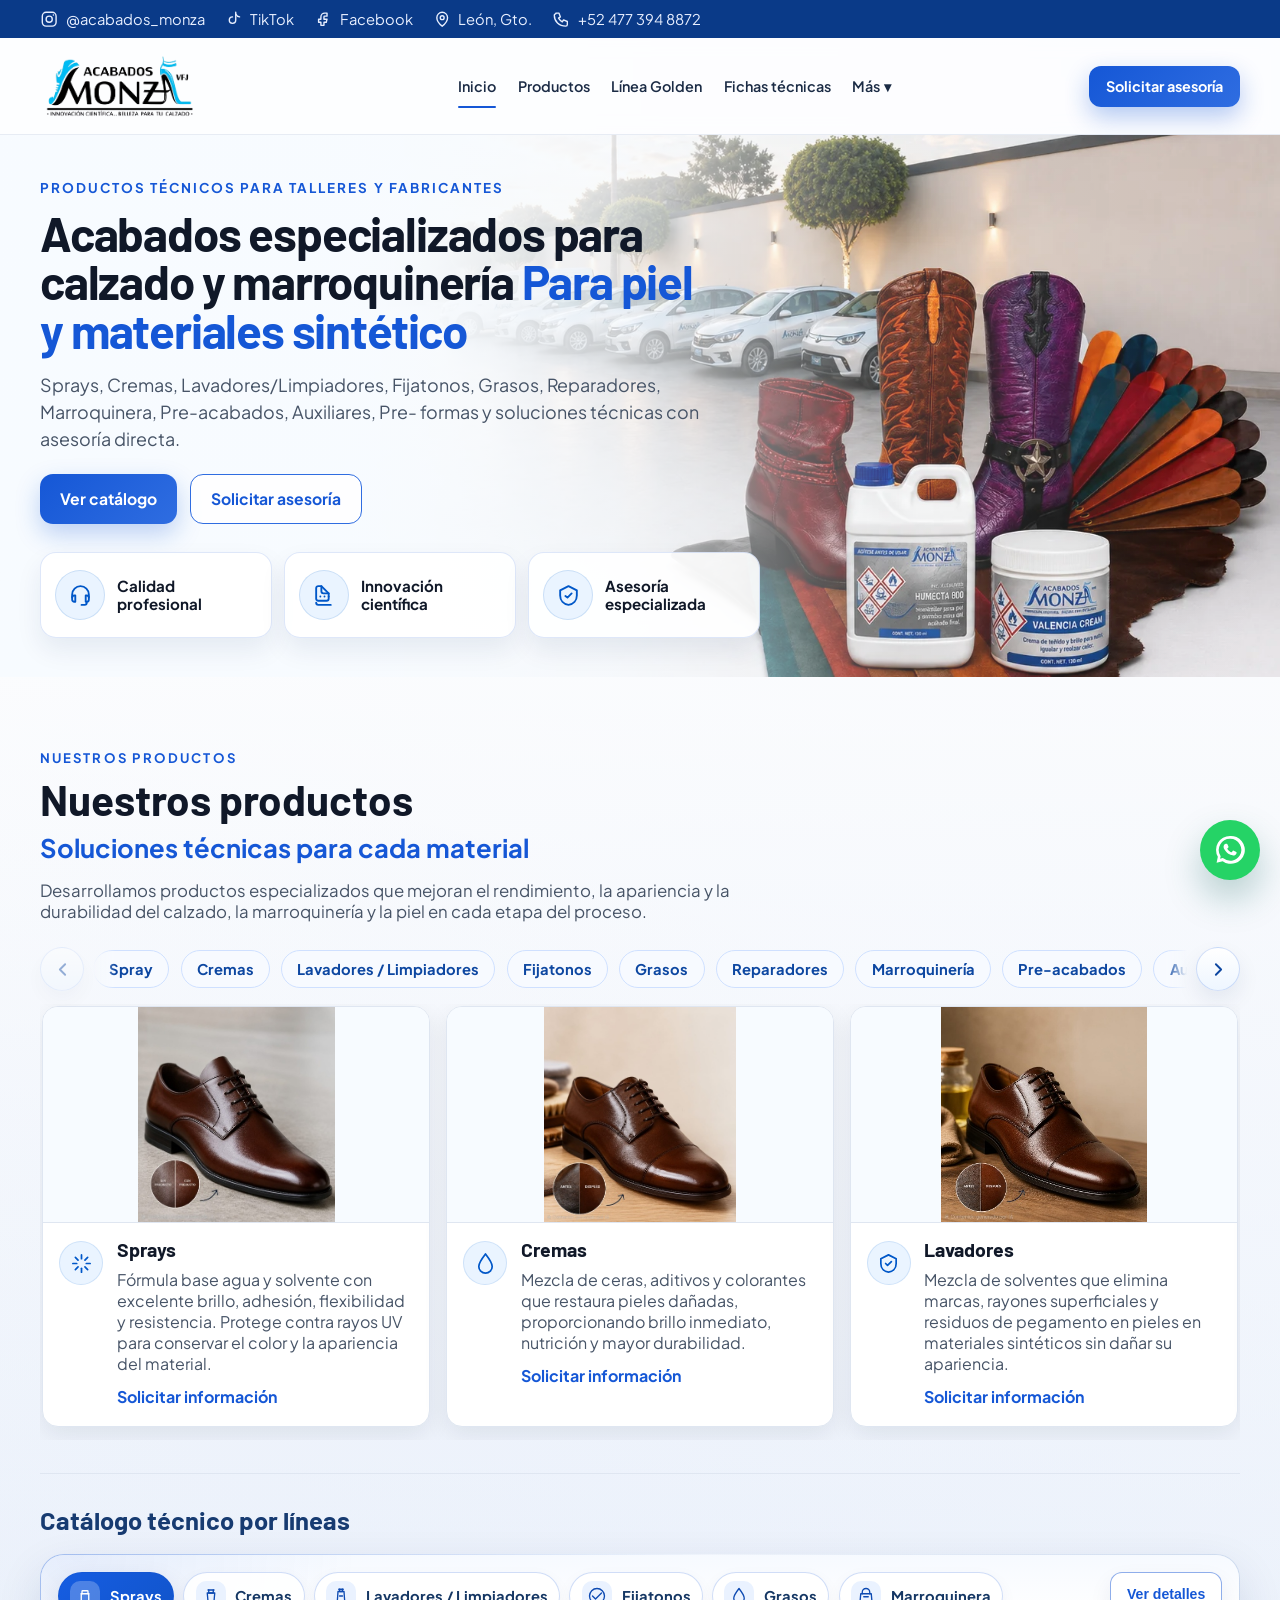
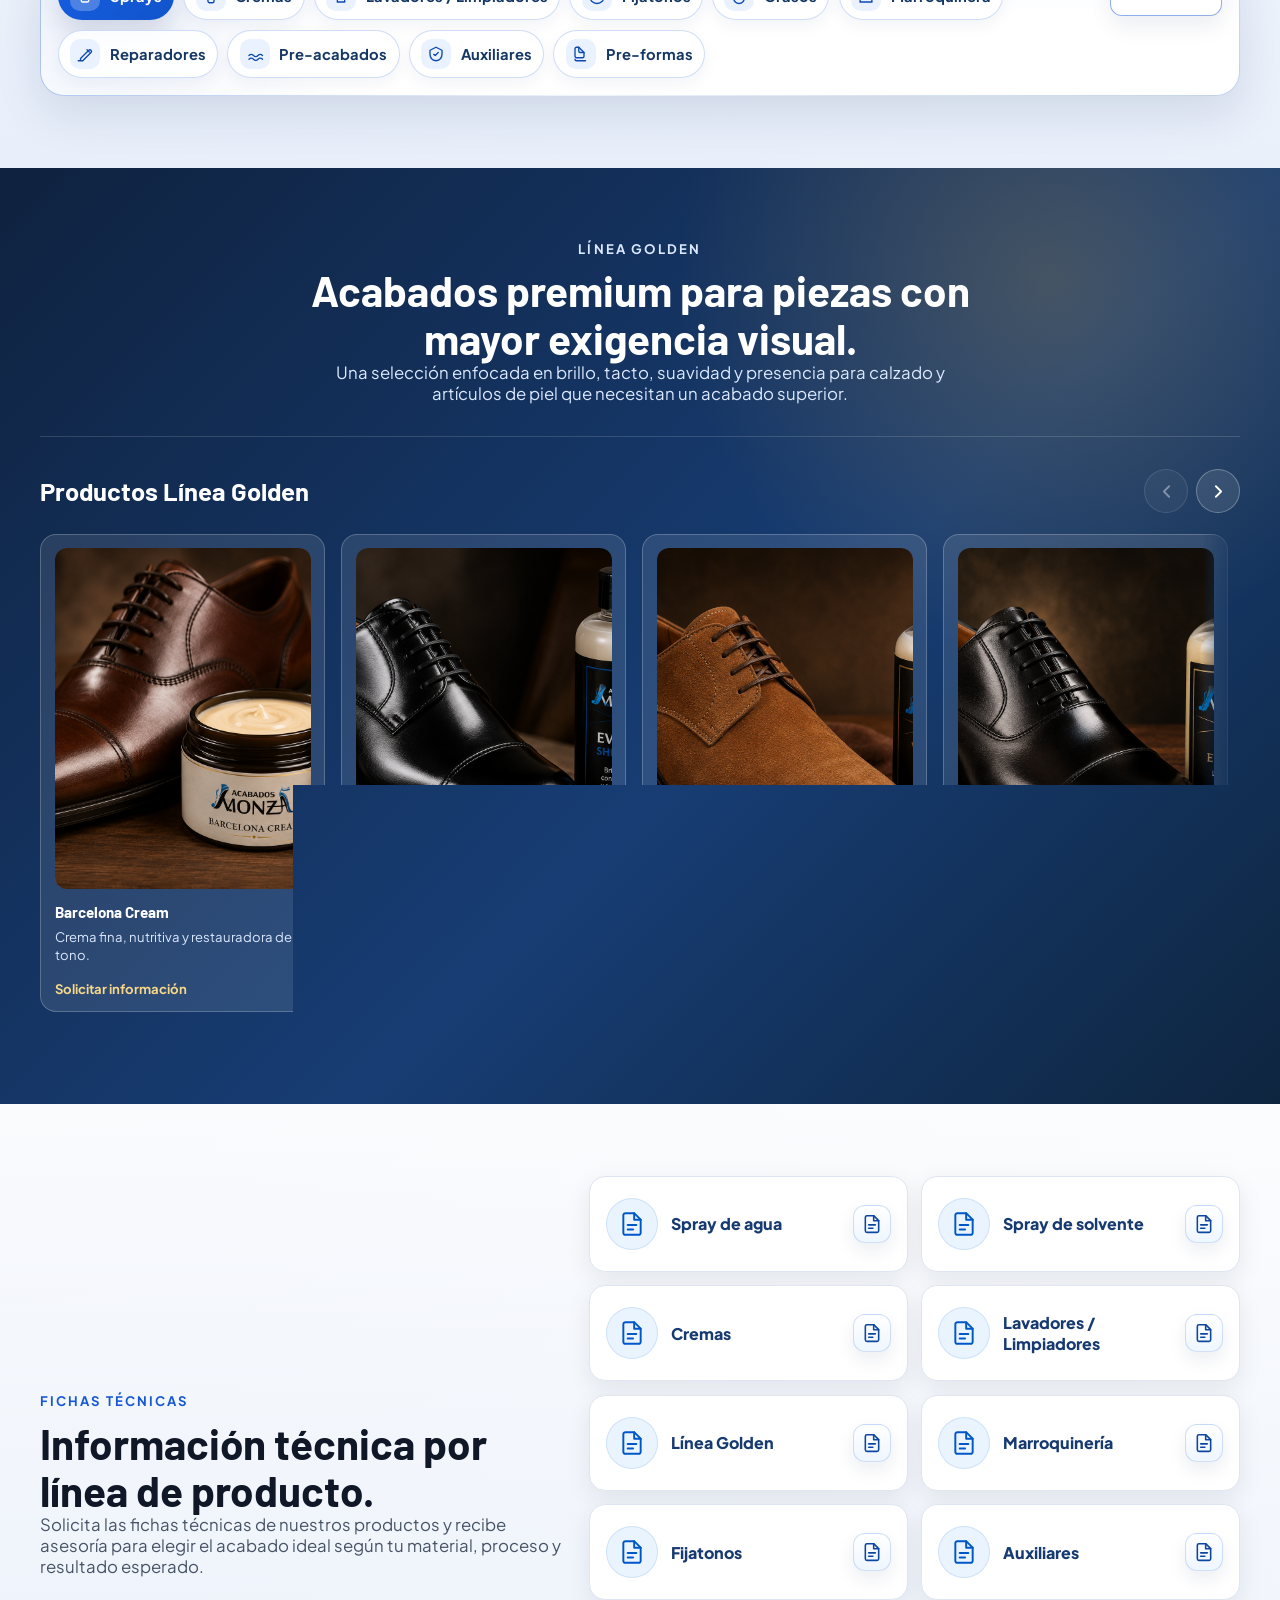
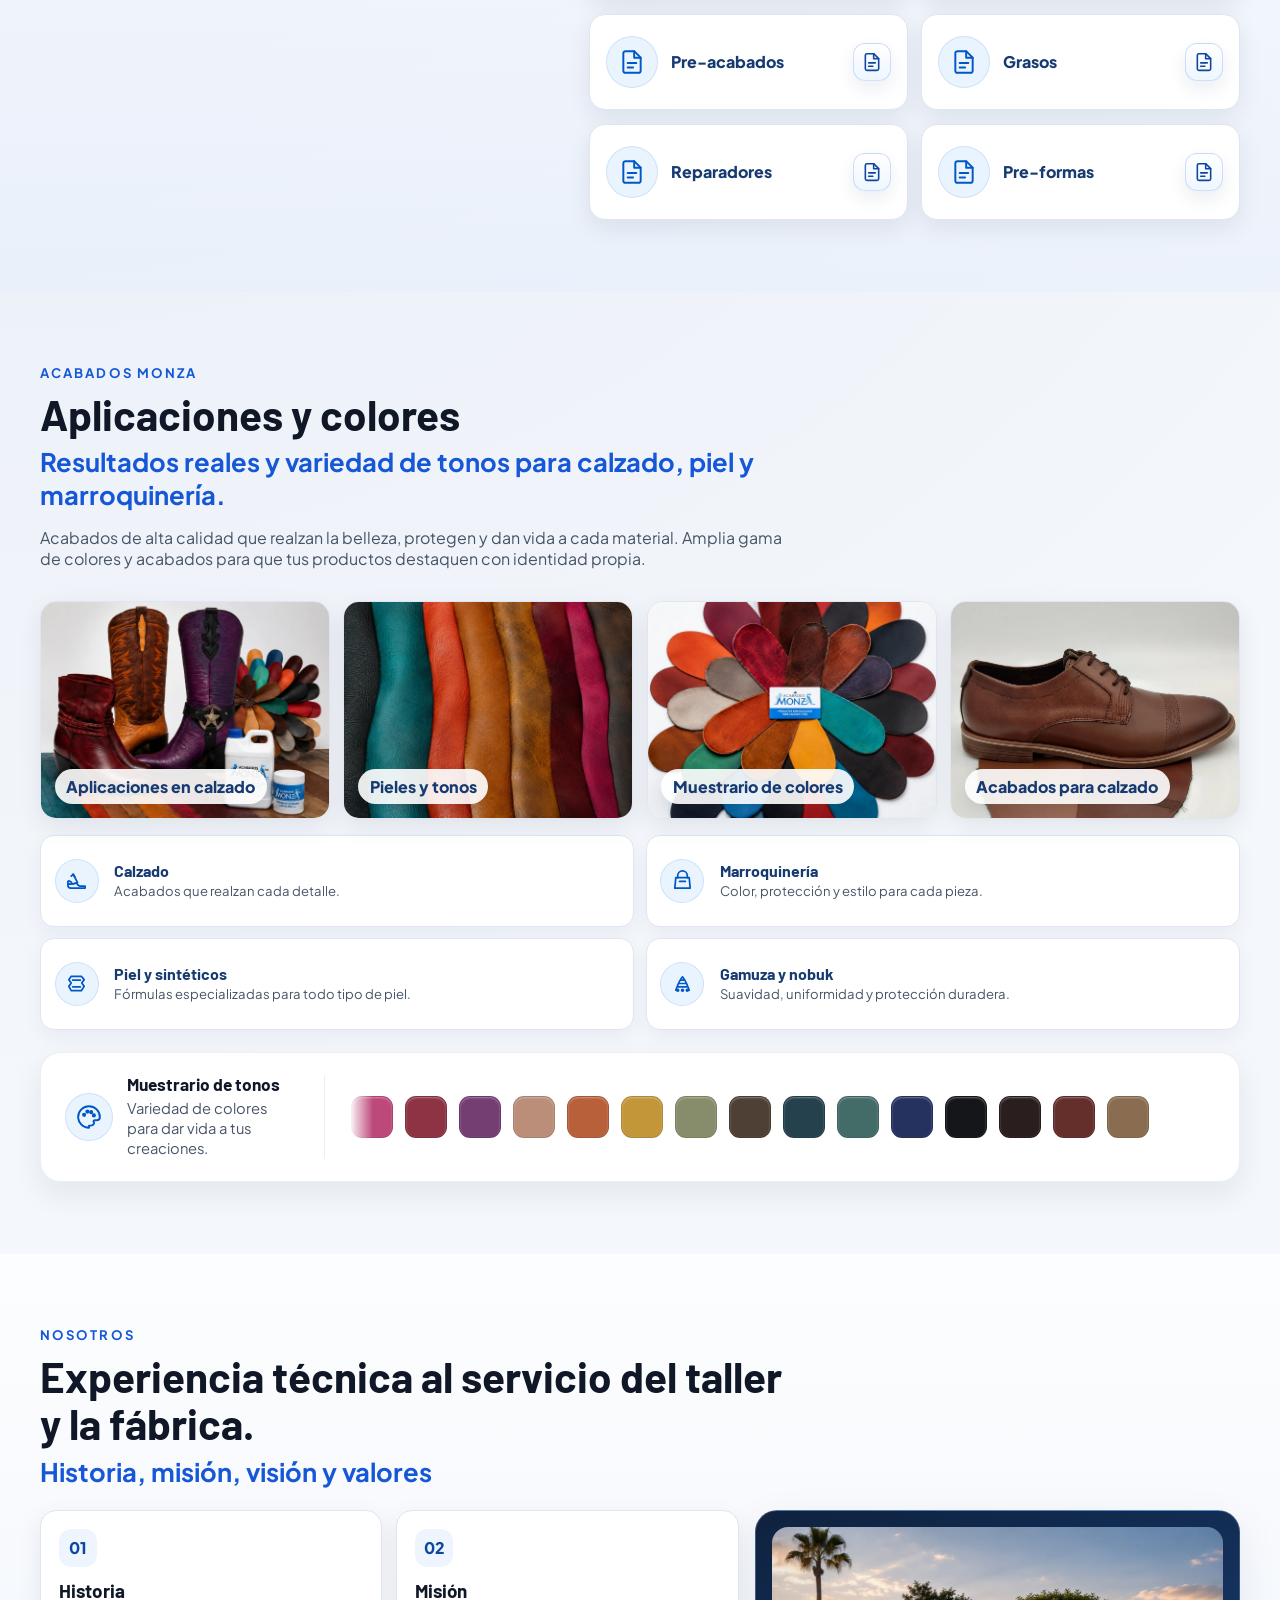
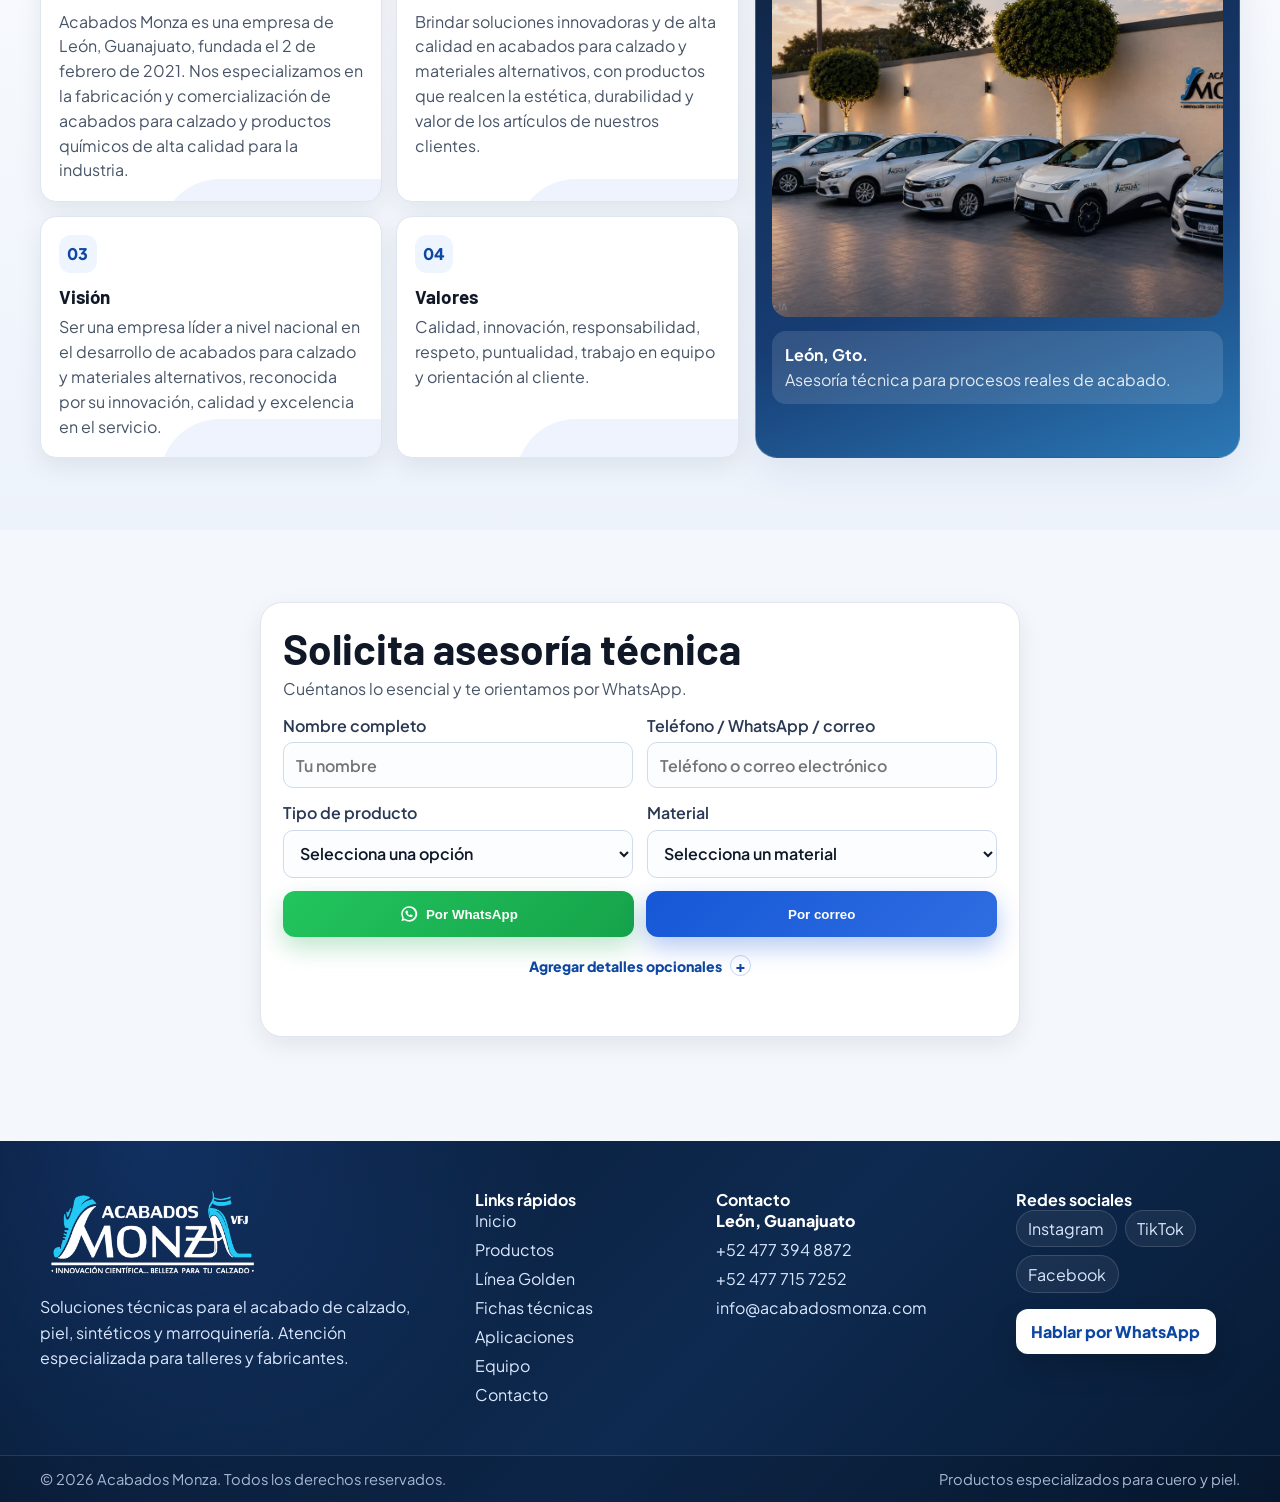
<file: index.html>
<!doctype html>
<html lang="es-MX">
  <head>
    <meta charset="UTF-8" />
    <meta name="viewport" content="width=device-width, initial-scale=1.0" />
    <meta
      name="description"
      content="Acabados Monza: productos técnicos para calzado, piel, sintéticos y marroquinería. Asesoría técnica para talleres y fabricantes."
    />
    <title>Acabados Monza | Inicio</title>
    <link rel="preconnect" href="https://fonts.googleapis.com" />
    <link rel="preconnect" href="https://fonts.gstatic.com" crossorigin />
    <link
      href="https://fonts.googleapis.com/css2?family=Barlow:wght@400;500;600;700;800&family=Plus+Jakarta+Sans:wght@400;500;600;700;800&display=swap"
      rel="stylesheet"
    />
    <link rel="stylesheet" href="styles.css?v=20260716-07" />
  </head>
  <body>
    <!-- Top Bar -->
    <div class="topbar">
      <div class="container topbar__content">
        <a href="https://www.instagram.com/acabados_monza" target="_blank" rel="noreferrer" class="topbar__item">
          <span class="icon" aria-hidden="true">
            <svg viewBox="0 0 24 24" fill="none"><rect x="3" y="3" width="18" height="18" rx="5" stroke="currentColor" stroke-width="1.8"/><circle cx="12" cy="12" r="4" stroke="currentColor" stroke-width="1.8"/><circle cx="17.5" cy="6.5" r="1" fill="currentColor"/></svg>
          </span>
          <span>@acabados_monza</span>
        </a>
        <a href="https://www.tiktok.com/@acabados_monza" target="_blank" rel="noreferrer" class="topbar__item">
          <span class="icon" aria-hidden="true">
            <svg viewBox="0 0 24 24" fill="none"><path d="M14 3v10.2a4.2 4.2 0 1 1-4.2-4.2" stroke="currentColor" stroke-width="1.8" stroke-linecap="round"/><path d="M14 5.2c1.1 2.3 2.7 3.5 5 3.8" stroke="currentColor" stroke-width="1.8" stroke-linecap="round"/></svg>
          </span>
          <span>TikTok</span>
        </a>
        <a href="https://www.facebook.com/AcabadosMonza" target="_blank" rel="noreferrer" class="topbar__item">
          <span class="icon" aria-hidden="true">
            <svg viewBox="0 0 24 24" fill="none"><path d="M14 8h3V4h-3a5 5 0 0 0-5 5v3H6v4h3v4h4v-4h3l1-4h-4V9a1 1 0 0 1 1-1Z" stroke="currentColor" stroke-width="1.8" stroke-linejoin="round"/></svg>
          </span>
          <span>Facebook</span>
        </a>
        <div class="topbar__item">
          <span class="icon" aria-hidden="true">
            <svg viewBox="0 0 24 24" fill="none"><path d="M12 21s7-5.5 7-11a7 7 0 1 0-14 0c0 5.5 7 11 7 11Z" stroke="currentColor" stroke-width="1.8"/><circle cx="12" cy="10" r="2.5" stroke="currentColor" stroke-width="1.8"/></svg>
          </span>
          <span>León, Gto.</span>
        </div>
        <a href="tel:+524773948872" class="topbar__item">
          <span class="icon" aria-hidden="true">
            <svg viewBox="0 0 24 24" fill="none"><path d="M5 4h4l2 5-2.5 1.5a16 16 0 0 0 5 5L15 13l5 2v4a2 2 0 0 1-2 2C9.16 21 3 14.84 3 7a2 2 0 0 1 2-2Z" stroke="currentColor" stroke-width="1.8" stroke-linejoin="round"/></svg>
          </span>
          <span>+52 477 394 8872</span>
        </a>
      </div>
    </div>

    <!-- Header / Navigation -->
    <header class="site-header" id="inicio">
      <div class="container header__content">
        <a href="#inicio" class="brand" data-scroll-top aria-label="Acabados Monza Inicio">
          <img src="assets/brand/logo_negro.webp" alt="Acabados Monza" class="brand__logo brand__logo--dark" />
        </a>

        <button class="menu-toggle" aria-label="Abrir menú" aria-expanded="false" aria-controls="main-menu">
          <span></span><span></span><span></span>
        </button>

        <nav class="nav" id="main-menu" aria-label="Navegación principal">
          <a class="nav-link active" href="#inicio" data-scroll-top>Inicio</a>
          <a class="nav-link" href="#productos">Productos</a>
          <a class="nav-link nav-link--nowrap" href="#linea-golden">Línea Golden</a>
          <a class="nav-link nav-link--nowrap" href="#fichas">Fichas técnicas</a>
          <div class="nav-more">
            <button class="nav-more-button" type="button" aria-haspopup="true" aria-expanded="false">
              Más <span aria-hidden="true">▾</span>
            </button>
            <div class="nav-dropdown" aria-label="Más secciones">
              <a href="#aplicaciones">Aplicaciones</a>
              <a href="#nosotros">Nosotros</a>
              <a href="#equipo">Equipo</a>
              <a href="#contacto">Contacto</a>
            </div>
          </div>
          <a class="nav-link nav-link--mobile-cta" href="#contacto">Solicitar asesoría</a>
        </nav>

        <a
          class="btn btn--primary btn--header"
          href="#contacto"
        >
          Solicitar asesoría
        </a>
      </div>
    </header>

    <main>
      <!-- Hero -->
      <section class="hero section" id="catalogo">
        <div class="hero-bg" aria-hidden="true">
          <picture>
            <source media="(max-width: 720px)" srcset="assets/hero/banner_cel3.png" />
            <img src="assets/hero/home-banner4.webp" alt="" />
          </picture>
        </div>
        <div class="container hero__layout">
          <div class="hero__copy hero-content">
            <p class="eyebrow">Productos técnicos para talleres y fabricantes</p>
            <h1>Acabados especializados para calzado, piel y <span class="text-blue">marroquinería.</span></h1>
            <p class="hero__description">Brillos, tintas, protectores, suavizantes y soluciones técnicas con asesoría directa.</p>
            <div class="hero__actions">
              <a class="btn btn--primary" href="#productos">Ver catálogo</a>
              <a
                class="btn btn--ghost"
                href="#contacto"
              >
                Solicitar asesoría
              </a>
            </div>

            <div class="hero__mini-benefits">
              <article class="mini-benefit">
                <span class="icon-badge" aria-hidden="true">
                  <svg viewBox="0 0 24 24" fill="none"><path d="M4 14v-3a8 8 0 0 1 16 0v3"/><path d="M18 19c0 1.1-.9 2-2 2h-3"/><path d="M4 14a2 2 0 0 1 2-2h1v6H6a2 2 0 0 1-2-2v-2Z"/><path d="M20 14a2 2 0 0 0-2-2h-1v6h1a2 2 0 0 0 2-2v-2Z"/></svg>
                </span>
                <div>
                  <h3>Calidad<br />profesional</h3>
                </div>
              </article>
              <article class="mini-benefit">
                <span class="icon-badge" aria-hidden="true">
                  <svg viewBox="0 0 24 24" fill="none"><path d="M4 19a2 2 0 0 0 2 2h12"/><path d="M6 17a2 2 0 0 1-2-2V5a2 2 0 0 1 2-2h3l7 7v5a2 2 0 0 1-2 2H6Z"/><path d="M9 3v5a2 2 0 0 0 2 2h5"/><path d="M8 13h.01"/><path d="M12 13h.01"/><path d="M16 13h.01"/></svg>
                </span>
                <div>
                  <h3>Innovación<br />científica</h3>
                </div>
              </article>
              <article class="mini-benefit">
                <span class="icon-badge" aria-hidden="true">
                  <svg viewBox="0 0 24 24" fill="none"><path d="M9 12.5 11 14l4-4"/><path d="M12 3 4 7v5c0 5 3.4 8.4 8 9 4.6-.6 8-4 8-9V7l-8-4Z"/></svg>
                </span>
                <div>
                  <h3>Asesoría<br />especializada</h3>
                </div>
              </article>
            </div>
          </div>
        </div>
      </section>

      <!-- Product Lines -->
      <section class="section section--soft" id="productos">
        <div class="container">
          <header class="section__head">
            <p class="eyebrow">Nuestros productos</p>
            <h2>Nuestros productos</h2>
            <p class="subtitle">Soluciones técnicas para cada material</p>
            <p class="section__text">
              Desarrollamos productos especializados que mejoran el rendimiento, la apariencia y la
              durabilidad del calzado, la marroquinería y la piel en cada etapa del proceso.
            </p>
          </header>

          <div class="product-slider" data-product-slider>
            <div class="product-slider__controls" aria-label="Navegar productos">
              <button class="product-slider__button" type="button" data-slider-prev aria-label="Producto anterior">
                <svg viewBox="0 0 24 24" fill="none" aria-hidden="true"><path d="m15 18-6-6 6-6"/></svg>
              </button>
              <div class="line-tags" aria-label="Categorías del catálogo">
                <span>Spray</span>
                <span>Cremas</span>
                <span>Lavadores / Limpiadores</span>
                <span>Fijatonos</span>
                <span>Grasos</span>
                <span>Reparadores</span>
                <span>Marroquinería</span>
                <span>Pre-acabados</span>
                <span>Auxiliares</span>
                <span>Pre-formas</span>
              </div>
              <button class="product-slider__button" type="button" data-slider-next aria-label="Producto siguiente">
                <svg viewBox="0 0 24 24" fill="none" aria-hidden="true"><path d="m9 6 6 6-6 6"/></svg>
              </button>
            </div>

            <div class="product-grid product-slider__track">
              <article class="product-card">
              <div class="product-card__media"><img src="assets/products/eco-shine-25.jpg" alt="Eco Shine 25" loading="lazy" /></div>
              <div class="product-card__body">
                <span class="icon-badge" aria-hidden="true"><svg viewBox="0 0 24 24" fill="none"><path d="M12 3v4"/><path d="M12 17v4"/><path d="M5.6 5.6 8.4 8.4"/><path d="m15.6 15.6 2.8 2.8"/><path d="M3 12h4"/><path d="M17 12h4"/><path d="m5.6 18.4 2.8-2.8"/><path d="m15.6 8.4 2.8-2.8"/></svg></span>
                <div>
                  <h3>Eco Shine 25</h3>
                  <p>Fórmula avanzada base agua y solvente que proporciona acabados de alta calidad con excelente brillo, resistencia y durabilidad. Ofrece gran adhesión, flexibilidad y un tacto agradable, además de proteger contra los rayos UV, ayudando a conservar el color y la apariencia del material por más tiempo.</p>
                  <a href="#contacto">Solicitar información</a>
                </div>
              </div>
              </article>

              <article class="product-card">
              <div class="product-card__media"><img src="assets/products/datil-ma-mq.jpg" alt="Datil-MA/MQ" loading="lazy" /></div>
              <div class="product-card__body">
                <span class="icon-badge" aria-hidden="true"><svg viewBox="0 0 24 24" fill="none"><path d="M12 22a7 7 0 0 0 7-7c0-4-7-13-7-13S5 11 5 15a7 7 0 0 0 7 7Z"/></svg></span>
                <div>
                  <h3>Datil-MA/MQ</h3>
                  <p>Productos especializados para el acabado y coloreado de cantos, filos y bordes. Ideales para bolsas, carteras, cinturones y artículos de marroquinería, ofreciendo una amplia variedad de colores y acabados de alta calidad.</p>
                  <a href="#contacto">Solicitar información</a>
                </div>
              </div>
              </article>

              <article class="product-card">
              <div class="product-card__media"><img src="assets/products/valencia-cream.jpg" alt="Valencia Cream" loading="lazy" /></div>
              <div class="product-card__body">
                <span class="icon-badge" aria-hidden="true"><svg viewBox="0 0 24 24" fill="none"><path d="M12 3 4 7v5c0 5 3.4 8.4 8 9 4.6-.6 8-4 8-9V7l-8-4Z"/><path d="m9 12 2 2 4-4"/></svg></span>
                <div>
                  <h3>Valencia Cream</h3>
                  <p>Mezcla especializada de ceras penetrantes, aditivos y colorantes diseñada para la restauración de pieles dañadas. Su fórmula proporciona brillo inmediato desde la aplicación, además de nutrir y revitalizar pieles secas, mejorando su apariencia, flexibilidad y durabilidad.</p>
                  <a href="#contacto">Solicitar información</a>
                </div>
              </div>
              </article>

              <article class="product-card">
              <div class="product-card__media"><img src="assets/products/humecta-800.jpg" alt="Humecta 800" loading="lazy" /></div>
              <div class="product-card__body">
                <span class="icon-badge" aria-hidden="true"><svg viewBox="0 0 24 24" fill="none"><path d="M4 14c2-2 4-2 6 0s4 2 6 0 4-2 6 0"/><path d="M4 19c2-2 4-2 6 0s4 2 6 0 4-2 6 0"/></svg></span>
                <div>
                  <h3>Humecta 800</h3>
                  <p>Materiales especializados para el acabado de tacones y suelas, diseñados para crear efectos rústicos y naturales. Su fórmula de alta penetración proporciona excelente fijación del color y gran resistencia a la humedad, garantizando acabados duraderos y de calidad.</p>
                  <a href="#contacto">Solicitar información</a>
                </div>
              </div>
              </article>

              <article class="product-card">
              <div class="product-card__media"><img src="assets/products/linea-fijatonos.jpg" alt="Fijatonos" loading="lazy" /></div>
              <div class="product-card__body">
                <span class="icon-badge" aria-hidden="true"><svg viewBox="0 0 24 24" fill="none"><path d="M12 3v4"/><path d="M12 17v4"/><path d="M5.6 5.6 8.4 8.4"/><path d="m15.6 15.6 2.8 2.8"/><path d="M3 12h4"/><path d="M17 12h4"/><path d="m5.6 18.4 2.8-2.8"/><path d="m15.6 8.4 2.8-2.8"/></svg></span>
                <div>
                  <h3>Línea Fijatonos</h3>
                  <p>Nutriente especializado para nobuk y gamuza que realza el color y mejora la apariencia natural de la piel. Su fórmula proporciona una agradable sensación de tacto cálido y elegante, además de ofrecer un efecto duradero que preserva la calidad y belleza del material después de su aplicación.</p>
                  <a href="#contacto">Solicitar información</a>
                </div>
              </div>
              </article>

              <article class="product-card">
              <div class="product-card__media"><img src="assets/products/linea-grasos.jpg" alt="Grasos" loading="lazy" /></div>
              <div class="product-card__body">
                <span class="icon-badge" aria-hidden="true"><svg viewBox="0 0 24 24" fill="none"><path d="M12 22a7 7 0 0 0 7-7c0-4-7-13-7-13S5 11 5 15a7 7 0 0 0 7 7Z"/></svg></span>
                <div>
                  <h3>Línea Grasos</h3>
                  <p>Mezcla de aceites de alta penetración y nutrición, diseñada para el tratamiento y acondicionamiento de pieles. Su fórmula hidrata profundamente sin dejar sensación pegajosa, proporcionando un tacto suave, húmedo y natural, además de mejorar la flexibilidad y apariencia del material.</p>
                  <a href="#contacto">Solicitar información</a>
                </div>
              </div>
              </article>

              <article class="product-card">
              <div class="product-card__media"><img src="assets/products/linea-lavadores.jpg" alt="Lavadores y Limpiadores" loading="lazy" /></div>
              <div class="product-card__body">
                <span class="icon-badge" aria-hidden="true"><svg viewBox="0 0 24 24" fill="none"><path d="M4 14c2-2 4-2 6 0s4 2 6 0 4-2 6 0"/><path d="M4 19c2-2 4-2 6 0s4 2 6 0 4-2 6 0"/></svg></span>
                <div>
                  <h3>Línea Lavadores</h3>
                  <p>Mezcla especializada de solventes diseñada para su uso en todo tipo de pieles y materiales sintéticos. Su fórmula ayuda a eliminar eficazmente marcas, rayones superficiales y residuos de adhesivos o pegamento en el calzado, sin afectar la apariencia del material.</p>
                  <a href="#contacto">Solicitar información</a>
                </div>
              </div>
              </article>

              <article class="product-card">
              <div class="product-card__media"><img src="assets/products/linea-auxiliares.jpg" alt="Auxiliares" loading="lazy" /></div>
              <div class="product-card__body">
                <span class="icon-badge" aria-hidden="true"><svg viewBox="0 0 24 24" fill="none"><path d="M9 12.5 11 14l4-4"/><path d="M12 3 4 7v5c0 5 3.4 8.4 8 9 4.6-.6 8-4 8-9V7l-8-4Z"/></svg></span>
                <div>
                  <h3>Línea Auxiliares</h3>
                  <p>Productos especializados para el acabado final del calzado. Ideales para realizar retoques, resanados y correcciones en pequeños detalles de cobertura, color y tonalidad, logrando una presentación uniforme y de alta calidad.</p>
                  <a href="#contacto">Solicitar información</a>
                </div>
              </div>
              </article>

              <article class="product-card">
              <div class="product-card__media"><img src="assets/products/linea-preformas.jpg" alt="Pre-formas" loading="lazy" /></div>
              <div class="product-card__body">
                <span class="icon-badge" aria-hidden="true"><svg viewBox="0 0 24 24" fill="none"><path d="M4 19a2 2 0 0 0 2 2h12"/><path d="M6 17a2 2 0 0 1-2-2V5a2 2 0 0 1 2-2h3l7 7v5a2 2 0 0 1-2 2H6Z"/><path d="M9 3v5a2 2 0 0 0 2 2h5"/></svg></span>
                <div>
                  <h3>Línea Pre-formas</h3>
                  <p>Tintas de alta gama para el coloreado y acabado de suelas de PVC, TR, Ranil, EVA, ABS y otros materiales. Ofrecen alta resistencia a la fricción, excelente adherencia y gran durabilidad, garantizando acabados de calidad superior.</p>
                  <a href="#contacto">Solicitar información</a>
                </div>
              </div>
              </article>
            </div>
          </div>

          <div class="product-listing product-catalog" data-line-catalog>
            <h3 class="product-listing__title">Catálogo técnico por líneas</h3>

            <div class="product-catalog__surface is-collapsed" data-catalog-surface>
              <div class="product-catalog__head">
                <div class="product-catalog__nav" role="tablist" aria-label="Líneas del catálogo técnico">
                <button class="product-catalog__tab is-active" type="button" role="tab" aria-selected="true" data-line-key="spray">
                  <span class="product-catalog__tab-icon" aria-hidden="true"><svg viewBox="0 0 24 24" fill="none"><path d="M7 9h10"/><path d="M8 9V6a1 1 0 0 1 1-1h6a1 1 0 0 1 1 1v3"/><path d="M7 9v9a2 2 0 0 0 2 2h6a2 2 0 0 0 2-2V9"/></svg></span>
                  <span>Spray</span>
                </button>

                <button class="product-catalog__tab" type="button" role="tab" aria-selected="false" data-line-key="cremas">
                  <span class="product-catalog__tab-icon" aria-hidden="true"><svg viewBox="0 0 24 24" fill="none"><path d="M8 4h8"/><path d="M9 4v4h6V4"/><path d="M7 8h10l-1 11a2 2 0 0 1-2 2h-4a2 2 0 0 1-2-2L7 8Z"/></svg></span>
                  <span>Cremas</span>
                </button>

                <button class="product-catalog__tab" type="button" role="tab" aria-selected="false" data-line-key="lavadores">
                  <span class="product-catalog__tab-icon" aria-hidden="true"><svg viewBox="0 0 24 24" fill="none"><path d="M9 3h6"/><path d="M10 3v3h4V3"/><path d="M8 6h8l1 14H7L8 6Z"/><path d="M10 12h4"/></svg></span>
                  <span>Lavadores / Limpiadores</span>
                </button>

                <button class="product-catalog__tab" type="button" role="tab" aria-selected="false" data-line-key="fijatonos">
                  <span class="product-catalog__tab-icon" aria-hidden="true"><svg viewBox="0 0 24 24" fill="none"><path d="m6 12 4 4 8-8"/><path d="M12 22a10 10 0 1 0 0-20 10 10 0 0 0 0 20Z"/></svg></span>
                  <span>Fijatonos</span>
                </button>

                <button class="product-catalog__tab" type="button" role="tab" aria-selected="false" data-line-key="grasos">
                  <span class="product-catalog__tab-icon" aria-hidden="true"><svg viewBox="0 0 24 24" fill="none"><path d="M12 22a7 7 0 0 0 7-7c0-4-7-13-7-13S5 11 5 15a7 7 0 0 0 7 7Z"/></svg></span>
                  <span>Grasos</span>
                </button>

                <button class="product-catalog__tab" type="button" role="tab" aria-selected="false" data-line-key="reparadores">
                  <span class="product-catalog__tab-icon" aria-hidden="true"><svg viewBox="0 0 24 24" fill="none"><path d="m14.7 6.3 3 3"/><path d="M3 21h6l11-11a2.1 2.1 0 0 0-3-3L6 18v3Z"/></svg></span>
                  <span>Reparadores</span>
                </button>

                <button class="product-catalog__tab" type="button" role="tab" aria-selected="false" data-line-key="marroquineria">
                  <span class="product-catalog__tab-icon" aria-hidden="true"><svg viewBox="0 0 24 24" fill="none"><path d="M7 9V7a5 5 0 0 1 10 0v2"/><path d="M5 9h14l1 11H4L5 9Z"/><path d="M9 13h6"/></svg></span>
                  <span>Marroquinera</span>
                </button>

                <button class="product-catalog__tab" type="button" role="tab" aria-selected="false" data-line-key="preacabados">
                  <span class="product-catalog__tab-icon" aria-hidden="true"><svg viewBox="0 0 24 24" fill="none"><path d="M4 14c2-2 4-2 6 0s4 2 6 0 4-2 6 0"/><path d="M4 19c2-2 4-2 6 0s4 2 6 0 4-2 6 0"/></svg></span>
                  <span>Pre-acabados</span>
                </button>

                <button class="product-catalog__tab" type="button" role="tab" aria-selected="false" data-line-key="auxiliares">
                  <span class="product-catalog__tab-icon" aria-hidden="true"><svg viewBox="0 0 24 24" fill="none"><path d="M9 12.5 11 14l4-4"/><path d="M12 3 4 7v5c0 5 3.4 8.4 8 9 4.6-.6 8-4 8-9V7l-8-4Z"/></svg></span>
                  <span>Auxiliares</span>
                </button>

                <button class="product-catalog__tab" type="button" role="tab" aria-selected="false" data-line-key="preformas">
                  <span class="product-catalog__tab-icon" aria-hidden="true"><svg viewBox="0 0 24 24" fill="none"><path d="M4 19a2 2 0 0 0 2 2h12"/><path d="M6 17a2 2 0 0 1-2-2V5a2 2 0 0 1 2-2h3l7 7v5a2 2 0 0 1-2 2H6Z"/><path d="M9 3v5a2 2 0 0 0 2 2h5"/></svg></span>
                  <span>Pre-formas</span>
                </button>

                </div>

                <button
                  class="btn btn--ghost product-catalog__toggle"
                  type="button"
                  data-catalog-toggle
                  aria-expanded="false"
                  aria-controls="catalogo-lineas-detalle"
                >
                  Ver detalles
                </button>
              </div>

              <article id="catalogo-lineas-detalle" class="product-catalog__detail" role="tabpanel" aria-live="polite" hidden>
                <span class="product-catalog__pill" data-line-label>Spray</span>
                <h3 class="product-catalog__line-title" data-line-title>Línea Spray</h3>
                <p class="product-catalog__line-description" data-line-description>
                  Top brillo para acabado final uniforme y secado rápido en procesos de producción.
                </p>

                <div class="product-catalog__products">
                  <h4>Productos principales</h4>
                  <ul data-line-products>
                    <li>Eco Shine 25</li>
                    <li>Evolux Shine 1210</li>
                    <li>Brillo Express</li>
                  </ul>
                </div>

                <a
                  class="btn btn--primary product-catalog__cta"
                  data-line-cta
                  href="https://wa.me/5214773948872?text=Hola%20Acabados%20Monza%2C%20quiero%20informaci%C3%B3n%20de%20la%20L%C3%ADnea%20Spray."
                  target="_blank"
                  rel="noopener noreferrer"
                >
                  Solicitar información por WhatsApp
                </a>
              </article>
            </div>
          </div>
        </div>
      </section>

      <!-- Golden Line -->
      <section class="section golden-section" id="linea-golden">
        <div class="container golden-layout">
          <div>
            <p class="eyebrow">Línea Golden</p>
            <h2>Acabados premium para piezas con mayor exigencia visual.</h2>
            <p class="section__text">
              Una selección enfocada en brillo, tacto, suavidad y presencia para calzado y artículos
              de piel que necesitan un acabado superior.
            </p>
          </div>
        </div>
        <div class="container">
          <div class="golden-listing" data-golden-products-slider>
            <div class="golden-listing__head">
              <h3 class="golden-listing__title">Productos Línea Golden</h3>
              <div class="golden-listing__controls" aria-label="Navegar productos Línea Golden">
                <button class="golden-listing__button" type="button" data-golden-products-prev aria-label="Producto Golden anterior">
                  <svg viewBox="0 0 24 24" fill="none" aria-hidden="true"><path d="m15 18-6-6 6-6"/></svg>
                </button>
                <button class="golden-listing__button" type="button" data-golden-products-next aria-label="Producto Golden siguiente">
                  <svg viewBox="0 0 24 24" fill="none" aria-hidden="true"><path d="m9 6 6 6-6 6"/></svg>
                </button>
              </div>
            </div>
            <div class="golden-listing__grid">

              <article class="golden-product-card">
                <img class="golden-product-card__img" src="assets/golden/barcelona-cream-nueva.jpg" alt="Barcelona Cream" loading="lazy" />
                <h3>Barcelona Cream</h3>
                <p>Crema fina, nutritiva y restauradora de tono.</p>
                <a href="#contacto">Solicitar información</a>
              </article>

              <article class="golden-product-card">
                <img class="golden-product-card__img" src="assets/golden/evolux-shine-1210-nueva.jpg" alt="Evolux Shine 1210" loading="lazy" />
                <h3>Evolux Shine 1210</h3>
                <p>Brillo técnico con protección y tacto flexible.</p>
                <a href="#contacto">Solicitar información</a>
              </article>

              <article class="golden-product-card">
                <img class="golden-product-card__img" src="assets/golden/velvet-nueva.jpg" alt="Velvet" loading="lazy" />
                <h3>Velvet</h3>
                <p>Tacto suave para acabados de apariencia fina.</p>
                <a href="#contacto">Solicitar información</a>
              </article>

              <article class="golden-product-card">
                <img class="golden-product-card__img" src="assets/golden/belle-lux-204-nueva.jpg" alt="Belle Lux 204" loading="lazy" />
                <h3>Belle Lux 204</h3>
                <p>Lustre elegante para piezas terminadas.</p>
                <a href="#contacto">Solicitar información</a>
              </article>

              <article class="golden-product-card">
                <img class="golden-product-card__img" src="assets/golden/Graso.jpg" alt="Graso Sport" loading="lazy" />
                <h3>Graso Sport</h3>
                <p>Acabado graso para piel de uso rudo.</p>
                <a href="#contacto">Solicitar información</a>
              </article>

            </div>
          </div>
        </div>
      </section>

      <!-- Technical sheets -->
      <section class="section section--soft" id="fichas">
        <div class="container sheets-layout">
          <header class="section__head">
            <p class="eyebrow">Fichas técnicas</p>
            <h2>Información técnica por línea de producto.</h2>
            <p class="section__text">
              Solicita las fichas técnicas de nuestros productos y recibe asesoría para elegir el acabado ideal según tu material, proceso y resultado esperado.
            </p>
          </header>
          <div class="sheet-grid">
            <a href="assets/technical-sheets/ficha-spray-agua.pdf" target="_blank" rel="noopener" aria-label="Abrir ficha técnica Spray de agua"><span class="icon-badge" aria-hidden="true"><svg viewBox="0 0 24 24" fill="none"><path d="M14 2H6a2 2 0 0 0-2 2v16a2 2 0 0 0 2 2h12a2 2 0 0 0 2-2V8Z"/><path d="M14 2v6h6"/><path d="M8 13h8"/><path d="M8 17h5"/></svg></span><span>Spray de agua</span><span class="sheet-action" aria-hidden="true"><svg viewBox="0 0 24 24" fill="none"><path d="M14 2H6a2 2 0 0 0-2 2v16a2 2 0 0 0 2 2h12a2 2 0 0 0 2-2V8Z"/><path d="M14 2v6h6"/><path d="M8 13h8"/><path d="M8 17h5"/></svg></span></a>
            <a href="assets/technical-sheets/ficha-spray-solvente.pdf" target="_blank" rel="noopener" aria-label="Abrir ficha técnica Spray de solvente"><span class="icon-badge" aria-hidden="true"><svg viewBox="0 0 24 24" fill="none"><path d="M14 2H6a2 2 0 0 0-2 2v16a2 2 0 0 0 2 2h12a2 2 0 0 0 2-2V8Z"/><path d="M14 2v6h6"/><path d="M8 13h8"/><path d="M8 17h5"/></svg></span><span>Spray de solvente</span><span class="sheet-action" aria-hidden="true"><svg viewBox="0 0 24 24" fill="none"><path d="M14 2H6a2 2 0 0 0-2 2v16a2 2 0 0 0 2 2h12a2 2 0 0 0 2-2V8Z"/><path d="M14 2v6h6"/><path d="M8 13h8"/><path d="M8 17h5"/></svg></span></a>
            <a href="assets/technical-sheets/ficha-cremas.pdf" target="_blank" rel="noopener" aria-label="Abrir ficha técnica Cremas"><span class="icon-badge" aria-hidden="true"><svg viewBox="0 0 24 24" fill="none"><path d="M14 2H6a2 2 0 0 0-2 2v16a2 2 0 0 0 2 2h12a2 2 0 0 0 2-2V8Z"/><path d="M14 2v6h6"/><path d="M8 13h8"/><path d="M8 17h5"/></svg></span><span>Cremas</span><span class="sheet-action" aria-hidden="true"><svg viewBox="0 0 24 24" fill="none"><path d="M14 2H6a2 2 0 0 0-2 2v16a2 2 0 0 0 2 2h12a2 2 0 0 0 2-2V8Z"/><path d="M14 2v6h6"/><path d="M8 13h8"/><path d="M8 17h5"/></svg></span></a>
            <a href="assets/technical-sheets/ficha-lavadores-limpiadores.pdf" target="_blank" rel="noopener" aria-label="Abrir ficha técnica Lavadores y limpiadores"><span class="icon-badge" aria-hidden="true"><svg viewBox="0 0 24 24" fill="none"><path d="M14 2H6a2 2 0 0 0-2 2v16a2 2 0 0 0 2 2h12a2 2 0 0 0 2-2V8Z"/><path d="M14 2v6h6"/><path d="M8 13h8"/><path d="M8 17h5"/></svg></span><span>Lavadores / Limpiadores</span><span class="sheet-action" aria-hidden="true"><svg viewBox="0 0 24 24" fill="none"><path d="M14 2H6a2 2 0 0 0-2 2v16a2 2 0 0 0 2 2h12a2 2 0 0 0 2-2V8Z"/><path d="M14 2v6h6"/><path d="M8 13h8"/><path d="M8 17h5"/></svg></span></a>
            <a href="#contacto" aria-label="Solicitar ficha técnica Línea Golden"><span class="icon-badge" aria-hidden="true"><svg viewBox="0 0 24 24" fill="none"><path d="M12 3v4"/><path d="M12 17v4"/><path d="M5.6 5.6 8.4 8.4"/><path d="m15.6 15.6 2.8 2.8"/><path d="M3 12h4"/><path d="M17 12h4"/><path d="m5.6 18.4 2.8-2.8"/><path d="m15.6 8.4 2.8-2.8"/></svg></span><span>Línea Golden</span><span class="sheet-action" aria-hidden="true"><svg viewBox="0 0 24 24" fill="none"><path d="M14 2H6a2 2 0 0 0-2 2v16a2 2 0 0 0 2 2h12a2 2 0 0 0 2-2V8Z"/><path d="M14 2v6h6"/><path d="M8 13h8"/><path d="M8 17h5"/></svg></span></a>
            <a href="assets/technical-sheets/ficha-marroquineria.pdf" target="_blank" rel="noopener" aria-label="Abrir ficha técnica Marroquinería"><span class="icon-badge" aria-hidden="true"><svg viewBox="0 0 24 24" fill="none"><path d="M14 2H6a2 2 0 0 0-2 2v16a2 2 0 0 0 2 2h12a2 2 0 0 0 2-2V8Z"/><path d="M14 2v6h6"/><path d="M8 13h8"/><path d="M8 17h5"/></svg></span><span>Marroquinería</span><span class="sheet-action" aria-hidden="true"><svg viewBox="0 0 24 24" fill="none"><path d="M14 2H6a2 2 0 0 0-2 2v16a2 2 0 0 0 2 2h12a2 2 0 0 0 2-2V8Z"/><path d="M14 2v6h6"/><path d="M8 13h8"/><path d="M8 17h5"/></svg></span></a>
            <a href="assets/technical-sheets/ficha-fijatonos.pdf" target="_blank" rel="noopener" aria-label="Abrir ficha técnica Fijatonos"><span class="icon-badge" aria-hidden="true"><svg viewBox="0 0 24 24" fill="none"><path d="M14 2H6a2 2 0 0 0-2 2v16a2 2 0 0 0 2 2h12a2 2 0 0 0 2-2V8Z"/><path d="M14 2v6h6"/><path d="M8 13h8"/><path d="M8 17h5"/></svg></span><span>Fijatonos</span><span class="sheet-action" aria-hidden="true"><svg viewBox="0 0 24 24" fill="none"><path d="M14 2H6a2 2 0 0 0-2 2v16a2 2 0 0 0 2 2h12a2 2 0 0 0 2-2V8Z"/><path d="M14 2v6h6"/><path d="M8 13h8"/><path d="M8 17h5"/></svg></span></a>
            <a href="assets/technical-sheets/ficha-auxiliares.pdf" target="_blank" rel="noopener" aria-label="Abrir ficha técnica Auxiliares"><span class="icon-badge" aria-hidden="true"><svg viewBox="0 0 24 24" fill="none"><path d="M14 2H6a2 2 0 0 0-2 2v16a2 2 0 0 0 2 2h12a2 2 0 0 0 2-2V8Z"/><path d="M14 2v6h6"/><path d="M8 13h8"/><path d="M8 17h5"/></svg></span><span>Auxiliares</span><span class="sheet-action" aria-hidden="true"><svg viewBox="0 0 24 24" fill="none"><path d="M14 2H6a2 2 0 0 0-2 2v16a2 2 0 0 0 2 2h12a2 2 0 0 0 2-2V8Z"/><path d="M14 2v6h6"/><path d="M8 13h8"/><path d="M8 17h5"/></svg></span></a>
            <a href="assets/technical-sheets/ficha-pre-acabados.pdf" target="_blank" rel="noopener" aria-label="Abrir ficha técnica Pre-acabados"><span class="icon-badge" aria-hidden="true"><svg viewBox="0 0 24 24" fill="none"><path d="M14 2H6a2 2 0 0 0-2 2v16a2 2 0 0 0 2 2h12a2 2 0 0 0 2-2V8Z"/><path d="M14 2v6h6"/><path d="M8 13h8"/><path d="M8 17h5"/></svg></span><span>Pre-acabados</span><span class="sheet-action" aria-hidden="true"><svg viewBox="0 0 24 24" fill="none"><path d="M14 2H6a2 2 0 0 0-2 2v16a2 2 0 0 0 2 2h12a2 2 0 0 0 2-2V8Z"/><path d="M14 2v6h6"/><path d="M8 13h8"/><path d="M8 17h5"/></svg></span></a>
            <a href="assets/technical-sheets/ficha-grasos.pdf" target="_blank" rel="noopener" aria-label="Abrir ficha técnica Grasos"><span class="icon-badge" aria-hidden="true"><svg viewBox="0 0 24 24" fill="none"><path d="M14 2H6a2 2 0 0 0-2 2v16a2 2 0 0 0 2 2h12a2 2 0 0 0 2-2V8Z"/><path d="M14 2v6h6"/><path d="M8 13h8"/><path d="M8 17h5"/></svg></span><span>Grasos</span><span class="sheet-action" aria-hidden="true"><svg viewBox="0 0 24 24" fill="none"><path d="M14 2H6a2 2 0 0 0-2 2v16a2 2 0 0 0 2 2h12a2 2 0 0 0 2-2V8Z"/><path d="M14 2v6h6"/><path d="M8 13h8"/><path d="M8 17h5"/></svg></span></a>
            <a href="assets/technical-sheets/ficha-reparadores.pdf" target="_blank" rel="noopener" aria-label="Abrir ficha técnica Reparadores"><span class="icon-badge" aria-hidden="true"><svg viewBox="0 0 24 24" fill="none"><path d="M14 2H6a2 2 0 0 0-2 2v16a2 2 0 0 0 2 2h12a2 2 0 0 0 2-2V8Z"/><path d="M14 2v6h6"/><path d="M8 13h8"/><path d="M8 17h5"/></svg></span><span>Reparadores</span><span class="sheet-action" aria-hidden="true"><svg viewBox="0 0 24 24" fill="none"><path d="M14 2H6a2 2 0 0 0-2 2v16a2 2 0 0 0 2 2h12a2 2 0 0 0 2-2V8Z"/><path d="M14 2v6h6"/><path d="M8 13h8"/><path d="M8 17h5"/></svg></span></a>
            <a href="assets/technical-sheets/ficha-preformas.pdf" target="_blank" rel="noopener" aria-label="Abrir ficha técnica Pre-formas"><span class="icon-badge" aria-hidden="true"><svg viewBox="0 0 24 24" fill="none"><path d="M14 2H6a2 2 0 0 0-2 2v16a2 2 0 0 0 2 2h12a2 2 0 0 0 2-2V8Z"/><path d="M14 2v6h6"/><path d="M8 13h8"/><path d="M8 17h5"/></svg></span><span>Pre-formas</span><span class="sheet-action" aria-hidden="true"><svg viewBox="0 0 24 24" fill="none"><path d="M14 2H6a2 2 0 0 0-2 2v16a2 2 0 0 0 2 2h12a2 2 0 0 0 2-2V8Z"/><path d="M14 2v6h6"/><path d="M8 13h8"/><path d="M8 17h5"/></svg></span></a>
          </div>
        </div>
      </section>

      <dialog class="sheet-modal" id="sheet-modal" aria-labelledby="sheet-modal-title">
        <div class="sheet-modal__surface">
          <header class="sheet-modal__header">
            <div>
              <p>Ficha técnica</p>
              <h2 id="sheet-modal-title">Documento técnico</h2>
            </div>
            <button class="sheet-modal__close" type="button" aria-label="Cerrar ficha técnica">
              <svg viewBox="0 0 24 24" fill="none" aria-hidden="true"><path d="m6 6 12 12"/><path d="M18 6 6 18"/></svg>
            </button>
          </header>
          <div class="sheet-modal__viewer">
            <iframe id="sheet-modal-frame" title="Vista previa de ficha técnica"></iframe>
          </div>
          <footer class="sheet-modal__footer">
            <p>Consulta el documento en grande o guárdalo en tu dispositivo.</p>
            <a class="btn btn--primary sheet-modal__download" href="#" download>Descargar PDF</a>
          </footer>
        </div>
      </dialog>

      <!-- Applications and Colors -->
      <section class="section" id="aplicaciones">
        <div class="container applications">
          <div class="applications__copy">
            <p class="eyebrow">Acabados Monza</p>
            <h2>Aplicaciones y colores</h2>
            <p class="subtitle">Resultados reales y variedad de tonos para calzado, piel y marroquinería.</p>
            <p>
              Acabados de alta calidad que realzan la belleza, protegen y dan vida a cada material.
              Amplia gama de colores y acabados para que tus productos destaquen con identidad propia.
            </p>
          </div>

          <div class="applications__gallery">
            <figure class="gallery-item"><img src="assets/applications/1.webp" alt="Botas, muestrario de pieles y productos Acabados Monza" loading="lazy" /><figcaption>Aplicaciones en calzado</figcaption></figure>
            <figure class="gallery-item"><img src="assets/applications/2.webp" alt="Muestrario de pieles en distintos tonos" loading="lazy" /><figcaption>Pieles y tonos</figcaption></figure>
            <figure class="gallery-item"><img src="assets/applications/3.webp" alt="Muestrario circular de colores Acabados Monza" loading="lazy" /><figcaption>Muestrario de colores</figcaption></figure>
            <figure class="gallery-item"><img src="assets/applications/zapato.webp" alt="Zapato café sobre muestras de piel" loading="lazy" /><figcaption>Acabados para calzado</figcaption></figure>
          </div>

          <div class="application-pills">
            <article class="application-pill">
              <span class="icon-badge" aria-hidden="true"><svg viewBox="0 0 24 24" fill="none"><path d="M4 15.5c2.8.4 5.4.1 7.8-1l1.7 2.1c.7.8 1.7 1.3 2.8 1.3H21v2H6.2A3.2 3.2 0 0 1 3 16.7v-3.2c0-.8.8-1.3 1.5-.9l2.3 1.3"/><path d="M8.5 5.5 13 14"/><path d="m6.5 7.5 2-2 2 3"/></svg></span>
              <div><h3>Calzado</h3><p>Acabados que realzan cada detalle.</p></div>
            </article>
            <article class="application-pill">
              <span class="icon-badge" aria-hidden="true"><svg viewBox="0 0 24 24" fill="none"><path d="M7 9V7a5 5 0 0 1 10 0v2"/><path d="M5 9h14l1 11H4L5 9Z"/><path d="M9 13h6"/></svg></span>
              <div><h3>Marroquinería</h3><p>Color, protección y estilo para cada pieza.</p></div>
            </article>
            <article class="application-pill">
              <span class="icon-badge" aria-hidden="true"><svg viewBox="0 0 24 24" fill="none"><path d="M6.5 4.5 4 8l2.5 3.5L4 15l2.5 4.5H17l3-4.5-2.5-3.5L20 8l-3-3.5H6.5Z"/><path d="M8 8.5h8"/><path d="M8 15.5h8"/></svg></span>
              <div><h3>Piel y sintéticos</h3><p>Fórmulas especializadas para todo tipo de piel.</p></div>
            </article>
            <article class="application-pill">
              <span class="icon-badge" aria-hidden="true"><svg viewBox="0 0 24 24" fill="none"><path d="M5 19c2-5 3.2-9.5 7-14 3.8 4.5 5 9 7 14"/><path d="M7.5 15.5h9"/><path d="M9 12h6"/><path d="M10.5 8.5h3"/><circle cx="7" cy="19" r="1"/><circle cx="12" cy="19" r="1"/><circle cx="17" cy="19" r="1"/></svg></span>
              <div><h3>Gamuza y nobuk</h3><p>Suavidad, uniformidad y protección duradera.</p></div>
            </article>
          </div>

          <div class="tone-card" aria-label="Muestrario de tonos">
            <div class="tone-info">
              <span class="icon-badge" aria-hidden="true"><svg viewBox="0 0 24 24" fill="none"><path d="M12 22a10 10 0 1 1 10-10c0 1.7-1.3 3-3 3h-1.7c-.8 0-1.3.7-1 1.4l.2.6c.4 1.2-.5 2.5-1.8 2.7-.9.2-1.8.3-2.7.3Z"/><circle cx="7.5" cy="10" r="1"/><circle cx="10.5" cy="7" r="1"/><circle cx="14" cy="7.5" r="1"/><circle cx="16.5" cy="10.5" r="1"/></svg></span>
              <div>
                <h3>Muestrario de tonos</h3>
                <p>Variedad de colores para dar vida a tus creaciones.</p>
              </div>
            </div>
            <div class="tone-scroll" aria-label="Tonos disponibles">
              <div class="tone-row"></div>
            </div>
          </div>
        </div>
      </section>

      <!-- About -->
      <section class="section section--soft" id="nosotros">
        <div class="container about-layout">
          <header class="section__head">
            <p class="eyebrow">Nosotros</p>
            <h2>Experiencia técnica al servicio del taller y la fábrica.</h2>
            <p class="subtitle">Historia, misión, visión y valores</p>
          </header>

          <div class="about-content">
            <div class="about-grid">
              <article>
                <span>01</span>
                <h3>Historia</h3>
                <p>Acabados Monza es una empresa de León, Guanajuato, fundada el 2 de febrero de 2021. Nos especializamos en la fabricación y comercialización de acabados para calzado y productos químicos de alta calidad para la industria.</p>
              </article>
              <article>
                <span>02</span>
                <h3>Misión</h3>
                <p>Brindar soluciones innovadoras y de alta calidad en acabados para calzado y materiales alternativos, con productos que realcen la estética, durabilidad y valor de los artículos de nuestros clientes.</p>
              </article>
              <article>
                <span>03</span>
                <h3>Visión</h3>
                <p>Ser una empresa líder a nivel nacional en el desarrollo de acabados para calzado y materiales alternativos, reconocida por su innovación, calidad y excelencia en el servicio.</p>
              </article>
              <article>
                <span>04</span>
                <h3>Valores</h3>
                <p>Calidad, innovación, responsabilidad, respeto, puntualidad, trabajo en equipo y orientación al cliente.</p>
              </article>
            </div>

            <aside class="about-panel" aria-label="Equipo técnico y servicio industrial">
              <div class="about-panel__image" role="img" aria-label="Representación de equipo técnico, materiales y productos Monza"></div>
              <div class="about-panel__stats">
                <strong>León, Gto.</strong>
                <span>Asesoría técnica para procesos reales de acabado.</span>
              </div>
            </aside>
          </div>
        </div>
      </section>

      <!-- Team -->
      <section class="section team-section" id="equipo">
        <div class="container">
          <header class="section__head team-section__head">
            <p class="eyebrow">Equipo Monza</p>
            <h2>Personas que acompañan cada proceso.</h2>
            <p class="section__text">Nuestro equipo acompaña cada etapa: producción, laboratorio, reparto, administración y atención comercial.</p>
          </header>

          <div class="team-filters" aria-label="Filtrar equipo por área">
            <button class="team-filter is-active" type="button" data-team-filter="todos">Todos</button>
            <button class="team-filter" type="button" data-team-filter="produccion">Producción</button>
            <button class="team-filter" type="button" data-team-filter="laboratorio">Laboratorio</button>
            <button class="team-filter" type="button" data-team-filter="reparto">Reparto</button>
            <button class="team-filter" type="button" data-team-filter="administracion">Administración</button>
            <button class="team-filter" type="button" data-team-filter="comercial">Comercial</button>
          </div>

          <div class="team-grid">
            <article class="team-card" data-team-area="produccion">
              <img src="assets/vendors/integrante1.webp" alt="Jair Guerrero, Gerente de producción" loading="lazy" />
              <div><h3>Jair Guerrero</h3><p>Producción</p></div>
            </article>
            <article class="team-card" data-team-area="produccion">
              <img src="assets/vendors/integrante2.webp" alt="Emmanuel Martinez, Auxiliar de producción" loading="lazy" />
              <div><h3>Emmanuel Martinez</h3><p>Producción</p></div>
            </article>
            <article class="team-card" data-team-area="produccion">
              <img src="assets/vendors/integrante3.webp" alt="Edwen Martinez, Auxiliar de producción" loading="lazy" />
              <div><h3>Edwen Martinez</h3><p>Producción</p></div>
            </article>
            <article class="team-card" data-team-area="administracion">
              <img src="assets/vendors/integrante4.webp" alt="Nataly Gomez, Gerente administrativo" loading="lazy" />
              <div><h3>Nataly Gomez</h3><p>Administración</p></div>
            </article>
            <article class="team-card" data-team-area="administracion">
              <img src="assets/vendors/integrante5.webp" alt="Vanessa Ibarra, Auxiliar administrativo" loading="lazy" />
              <div><h3>Vanessa Ibarra</h3><p>Administración</p></div>
            </article>
            <article class="team-card" data-team-area="reparto">
              <img src="assets/vendors/integrante6.webp" alt="Antonio Soto, Repartidor" loading="lazy" />
              <div><h3>Antonio Soto</h3><p>Reparto</p></div>
            </article>
            <article class="team-card" data-team-area="reparto">
              <img src="assets/vendors/integrante7.webp" alt="Fernando Guerrero, Repartidor" loading="lazy" />
              <div><h3>Fernando Guerrero</h3><p>Reparto</p></div>
            </article>
            <article class="team-card" data-team-area="comercial">
              <img src="assets/vendors/integrante8.webp" alt="Juan Manuel Mata Jaramillo, Gerente Comercial" loading="lazy" />
              <div><h3>Juan Manuel Mata Jaramillo</h3><p>Comercial</p><a class="team-card__contact" href="mailto:acabadosmonza.ventas1@hotmail.com">acabadosmonza.ventas1@hotmail.com</a><a class="team-card__contact" href="tel:+524775253413">477 525 3413</a></div>
            </article>
            <article class="team-card" data-team-area="comercial" data-team-extra="true">
              <img src="assets/vendors/integrante9.webp" alt="Alexis Zavala, Asesor de ventas" loading="lazy" />
              <div><h3>Alexis Zavala</h3><p>Comercial</p><a class="team-card__contact" href="mailto:acabadosmonza.ventas2@hotmail.com">acabadosmonza.ventas2@hotmail.com</a><a class="team-card__contact" href="tel:+527202488376">720 248 8376</a></div>
            </article>
            <article class="team-card" data-team-area="comercial" data-team-extra="true">
              <img src="assets/vendors/integrante10.webp" alt="Aldo López, Asesor de ventas" loading="lazy" />
              <div><h3>Aldo López</h3><p>Comercial</p><a class="team-card__contact" href="mailto:acabadosmonza.ventas3@hotmail.com">acabadosmonza.ventas3@hotmail.com</a><a class="team-card__contact" href="tel:+527299719963">729 971 9963</a></div>
            </article>
            <article class="team-card" data-team-area="comercial" data-team-extra="true">
              <img src="assets/vendors/integrante11.webp" alt="Luis Rangel, Asesor de ventas" loading="lazy" />
              <div><h3>Luis Rangel</h3><p>Comercial</p><a class="team-card__contact" href="mailto:acabadosmonza.ventas4@hotmail.com">acabadosmonza.ventas4@hotmail.com</a><a class="team-card__contact" href="tel:+527204674849">720 467 4849</a></div>
            </article>
            <article class="team-card" data-team-area="laboratorio" data-team-extra="true">
              <img src="assets/vendors/integrante12.webp" alt="Jessica Almaguer, Laboratorio" loading="lazy" />
              <div><h3>Jessica Almaguer</h3><p>Laboratorio</p></div>
            </article>
          </div>

          <div class="team-actions">
            <button class="btn btn--ghost team-show-more" type="button">Ver equipo completo</button>
          </div>
        </div>
      </section>

      <!-- Technical Advisory Form -->
      <section class="section" id="contacto">
        <div class="container contact-layout">
          <form class="contact-form" action="send-form.php" method="post" aria-label="Formulario de asesoría técnica">
            <header>
              <h2>Solicita asesoría técnica</h2>
              <p>Cuéntanos lo esencial y te orientamos por WhatsApp.</p>
            </header>

            <div class="form-grid form-grid--core">
              <label>
                Nombre completo
                <input type="text" name="nombre" placeholder="Tu nombre" autocomplete="name" required />
              </label>
              <label>
                Teléfono / WhatsApp / correo
                <input type="text" name="telefono" placeholder="Teléfono o correo electrónico" autocomplete="tel email" inputmode="text" required />
              </label>
              <label>
                Tipo de producto
                <select name="tipo-producto" required>
                  <option value="">Selecciona una opción</option>
                  <option>Calzado</option>
                  <option>Marroquinería</option>
                  <option>Accesorios</option>
                  <option>Otro</option>
                </select>
              </label>
              <label>
                Material
                <select name="material" required>
                  <option value="">Selecciona un material</option>
                  <option>Piel</option>
                  <option>Sintético</option>
                  <option>Nobuk</option>
                  <option>Gamuza</option>
                </select>
              </label>
            </div>

            <div class="form-actions form-actions--primary">
              <button class="btn btn--whatsapp" type="submit" name="send-via" value="whatsapp">
                <svg viewBox="0 0 32 32" aria-hidden="true"><path d="M16 3.5A12.4 12.4 0 0 0 5.2 22l-1.1 5.3 5.4-1.4A12.4 12.4 0 1 0 16 3.5Zm0 2.4a10 10 0 0 1 8.5 15.3A10 10 0 0 1 10 23.4l-.4-.2-2.4.6.5-2.3-.2-.4A10 10 0 0 1 16 5.9Zm-4 4.7c-.2 0-.5.1-.7.3-.7.6-1 1.5-1 2.4 0 .7.3 1.5.8 2.2 1.2 2 2.8 3.6 4.9 4.6 1.7.8 2.7.9 3.6.7 1-.2 1.8-.9 2.1-1.7.2-.5.2-1 .1-1.2-.1-.2-.3-.3-.6-.4l-2-.9c-.3-.1-.6-.1-.8.2l-.9 1.1c-.2.2-.4.2-.7.1-1.3-.6-2.4-1.5-3.1-2.8-.1-.2-.1-.5.1-.7l.7-.8c.2-.2.2-.5.1-.8l-.9-2c-.1-.3-.4-.5-.7-.5h-1Z"/></svg>
                Por WhatsApp
              </button>
              <button class="btn btn--primary" type="submit" name="send-via" value="email">Por correo</button>
            </div>

            <button class="form-details-toggle" type="button" aria-expanded="false" aria-controls="form-optional-details">
              <span>Agregar detalles opcionales</span>
              <span aria-hidden="true">+</span>
            </button>

            <div class="form-details" id="form-optional-details" hidden>
              <div class="form-grid form-grid--details">
                <label>
                  Empresa o taller
                  <input type="text" name="empresa" placeholder="Nombre comercial" autocomplete="organization" />
                </label>
                <label>
                  Ciudad
                  <input type="text" name="ciudad" placeholder="Ej. León, Gto." autocomplete="address-level2" />
                </label>
                <label class="full-width">
                  Cuéntanos tu necesidad o proyecto
                  <textarea name="mensaje" rows="3" placeholder="Describe el acabado o problema que quieres resolver"></textarea>
                </label>
              </div>
            </div>

            <label class="form-trap" aria-hidden="true">
              Sitio web
              <input type="text" name="sitio" tabindex="-1" autocomplete="off" />
            </label>
            <p class="form-status" aria-live="polite"></p>
          </form>
        </div>
      </section>
    </main>

    <!-- Footer -->
    <footer class="site-footer">
      <div class="container footer__grid">
        <section class="footer__brand">
          <img src="assets/brand/logo_blanco.webp" alt="Acabados Monza" class="footer__logo" />
          <p>
            Soluciones técnicas para el acabado de calzado, piel, sintéticos y marroquinería.
            Atención especializada para talleres y fabricantes.
          </p>
        </section>

        <section class="footer__nav" aria-label="Links rápidos">
          <button class="footer__links-toggle" type="button" aria-expanded="false" aria-controls="footer-quick-links">
            <span>Links rápidos</span>
            <span class="footer__links-toggle-icon" aria-hidden="true">+</span>
          </button>
          <div class="footer__links-panel" id="footer-quick-links" hidden>
            <a href="#inicio">Inicio</a>
            <a href="#productos">Productos</a>
            <a href="#linea-golden">Línea Golden</a>
            <a href="#fichas">Fichas técnicas</a>
            <a href="#aplicaciones">Aplicaciones</a>
            <a href="#equipo">Equipo</a>
            <a href="#contacto">Contacto</a>
          </div>
        </section>

        <section class="footer__contact">
          <button class="footer__links-toggle" type="button" aria-expanded="false" aria-controls="footer-contact-links">
            <span>Contacto</span>
            <span class="footer__links-toggle-icon" aria-hidden="true">+</span>
          </button>
          <div class="footer__contact-panel" id="footer-contact-links" hidden>
            <p>León, Guanajuato</p>
            <a href="tel:+524773948872">+52 477 394 8872</a>
            <a href="tel:+524777157252">+52 477 715 7252</a>
            <a href="mailto:info@acabadosmonza.com">info@acabadosmonza.com</a>
          </div>
        </section>

        <section class="footer__social">
          <button class="footer__links-toggle" type="button" aria-expanded="false" aria-controls="footer-social-links">
            <span>Redes sociales</span>
            <span class="footer__links-toggle-icon" aria-hidden="true">+</span>
          </button>
          <div class="footer__social-panel" id="footer-social-links" hidden>
            <div class="footer__social-links">
              <a href="https://www.instagram.com/acabados_monza" target="_blank" rel="noreferrer">Instagram</a>
              <a href="https://www.tiktok.com/@acabados_monza" target="_blank" rel="noreferrer">TikTok</a>
              <a href="https://www.facebook.com/AcabadosMonza" target="_blank" rel="noreferrer">Facebook</a>
            </div>
            <a
              class="footer__whatsapp"
              href="#contacto"
            >
              Hablar por WhatsApp
            </a>
          </div>
        </section>
      </div>

      <div class="footer__bottom">
        <div class="container">
          <p>© 2026 Acabados Monza. Todos los derechos reservados.</p>
          <span>Productos especializados para cuero y piel.</span>
        </div>
      </div>
    </footer>

    <a
      class="floating-whatsapp"
      aria-label="Ir al formulario de contacto"
      href="#contacto"
    >
      <svg viewBox="0 0 32 32" aria-hidden="true"><path d="M16 3.5A12.4 12.4 0 0 0 5.2 22l-1.1 5.3 5.4-1.4A12.4 12.4 0 1 0 16 3.5Zm0 2.4a10 10 0 0 1 8.5 15.3A10 10 0 0 1 10 23.4l-.4-.2-2.4.6.5-2.3-.2-.4A10 10 0 0 1 16 5.9Zm-4 4.7c-.2 0-.5.1-.7.3-.7.6-1 1.5-1 2.4 0 .7.3 1.5.8 2.2 1.2 2 2.8 3.6 4.9 4.6 1.7.8 2.7.9 3.6.7 1-.2 1.8-.9 2.1-1.7.2-.5.2-1 .1-1.2-.1-.2-.3-.3-.6-.4l-2-.9c-.3-.1-.6-.1-.8.2l-.9 1.1c-.2.2-.4.2-.7.1-1.3-.6-2.4-1.5-3.1-2.8-.1-.2-.1-.5.1-.7l.7-.8c.2-.2.2-.5.1-.8l-.9-2c-.1-.3-.4-.5-.7-.5h-1Z"/></svg>
    </a>

    <script src="script.js?v=20260716-03"></script>
  </body>
</html>
</file>
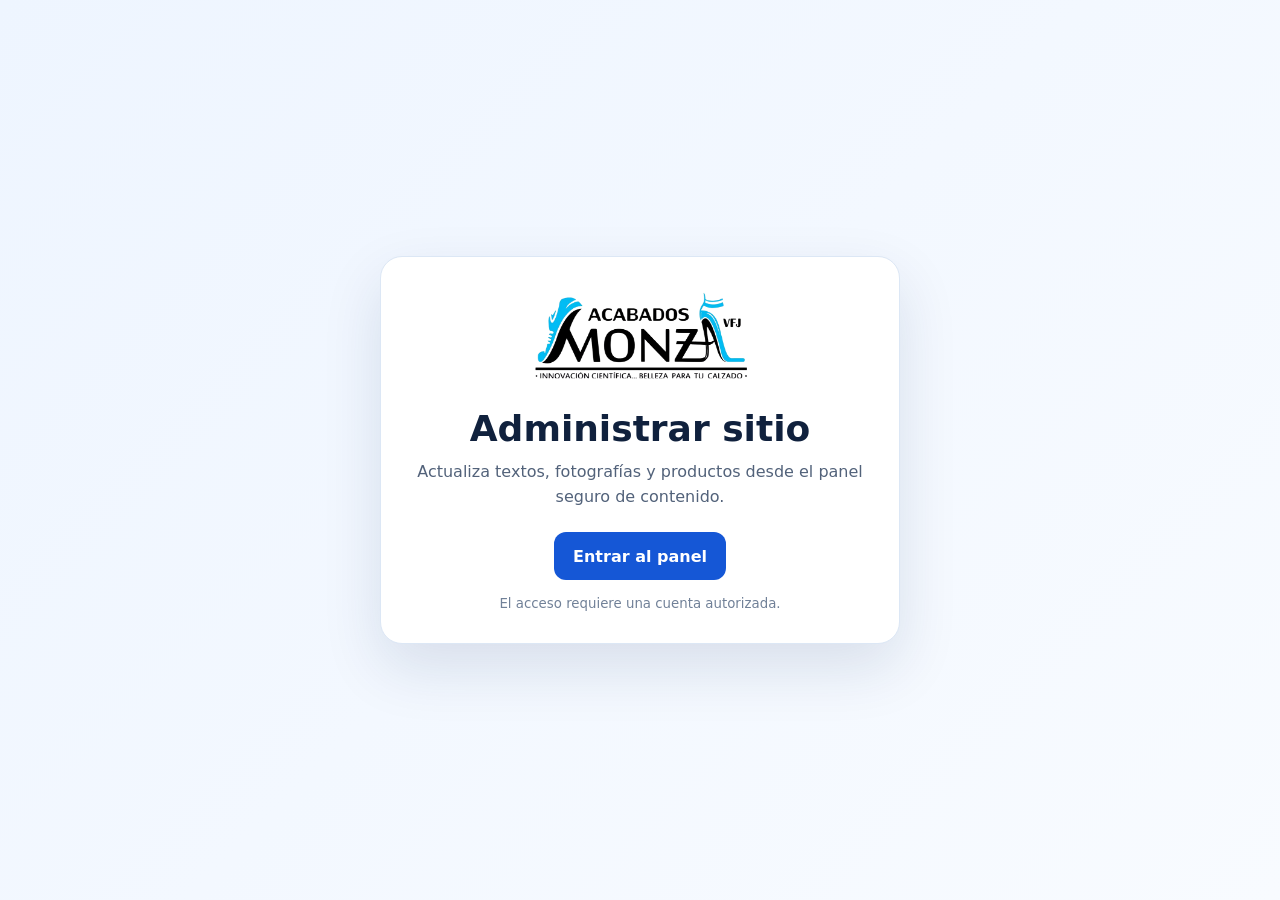
<file: admin/index.html>
<!doctype html>
<html lang="es">
  <head>
    <meta charset="utf-8" />
    <meta name="viewport" content="width=device-width, initial-scale=1" />
    <title>Administrar Acabados Monza</title>
    <meta name="robots" content="noindex, nofollow" />
    <style>
      * { box-sizing: border-box; }
      body { margin: 0; min-height: 100svh; display: grid; place-items: center; padding: 1.5rem; font-family: system-ui, sans-serif; color: #10213d; background: linear-gradient(135deg, #eef5ff, #f8fbff); }
      main { width: min(100%, 520px); padding: 2rem; border: 1px solid #dce7f5; border-radius: 22px; background: #fff; box-shadow: 0 24px 60px rgba(17, 40, 92, .12); text-align: center; }
      img { width: min(230px, 70%); margin: 0 auto 1.4rem; }
      h1 { margin: 0 0 .7rem; font-size: clamp(1.65rem, 5vw, 2.25rem); }
      p { margin: 0 auto 1.4rem; color: #52627a; line-height: 1.55; }
      a { display: inline-flex; min-height: 48px; align-items: center; justify-content: center; padding: .8rem 1.2rem; border-radius: 12px; background: #1557d6; color: #fff; font-weight: 750; text-decoration: none; }
      small { display: block; margin-top: 1rem; color: #718198; }
    </style>
  </head>
  <body>
    <main>
      <img src="../assets/brand/logo_negro.webp" alt="Acabados Monza" />
      <h1>Administrar sitio</h1>
      <p>Actualiza textos, fotografías y productos desde el panel seguro de contenido.</p>
      <a href="https://app.pagescms.org/" rel="noreferrer">Entrar al panel</a>
      <small>El acceso requiere una cuenta autorizada.</small>
    </main>
  </body>
</html>

<!-- Verificación de despliegue automático: 2026-07-20 -->
</file>
<file: styles.css>
:root {
  --bg: #f4f7fb;
  --white: #ffffff;
  --ink: #101828;
  --ink-soft: #475467;
  --blue-700: #0d47a1;
  --blue-600: #1557d6;
  --blue-500: #2f6de1;
  --blue-200: #d9e7ff;
  --line: #dfe6f1;
  --radius-lg: 22px;
  --radius-md: 16px;
  --radius-sm: 12px;
  --shadow-soft: 0 12px 40px rgba(17, 40, 92, 0.08);
  --shadow-card: 0 8px 24px rgba(16, 24, 40, 0.08);
  --container: 1200px;
}

* {
  box-sizing: border-box;
}

html {
  scroll-behavior: smooth;
  scroll-padding-top: 112px;
  overflow-x: clip;
}

body {
  margin: 0;
  font-family: "Plus Jakarta Sans", "Barlow", sans-serif;
  color: var(--ink);
  overflow-x: hidden;
  background:
    radial-gradient(circle at 100% 0%, rgba(67, 116, 214, 0.08) 0%, rgba(67, 116, 214, 0) 40%),
    radial-gradient(circle at 0% 40%, rgba(54, 96, 190, 0.08) 0%, rgba(54, 96, 190, 0) 45%),
    var(--bg);
}

img {
  max-width: 100%;
  display: block;
}

a {
  color: inherit;
  text-decoration: none;
}

.container {
  width: min(100% - 2rem, var(--container));
  margin-inline: auto;
}

.section {
  padding: 4.5rem 0;
}

.section--soft {
  background: linear-gradient(180deg, rgba(255, 255, 255, 0.76) 0%, rgba(231, 239, 252, 0.56) 100%);
}

.eyebrow {
  margin: 0 0 0.65rem;
  font-size: 0.82rem;
  letter-spacing: 0.16em;
  text-transform: uppercase;
  font-weight: 700;
  color: var(--blue-600);
}

h1,
h2,
h3,
h4 {
  margin: 0;
  line-height: 1.12;
  font-family: "Barlow", sans-serif;
}

h1 {
  font-size: clamp(2.1rem, 4.2vw, 4rem);
}

.text-blue {
  color: var(--blue-600);
}

h2 {
  font-size: clamp(1.8rem, 3.3vw, 3.2rem);
}

p {
  color: var(--ink-soft);
}

.subtitle {
  margin: 0.45rem 0 1rem;
  color: var(--blue-600);
  font-size: clamp(1.2rem, 2vw, 2rem);
  font-weight: 700;
}

.section__head {
  max-width: 760px;
  margin-bottom: 1.6rem;
}

.section__text {
  margin: 0;
  font-size: 1.05rem;
}

.btn {
  display: inline-flex;
  align-items: center;
  justify-content: center;
  gap: 0.45rem;
  border: 0;
  border-radius: 12px;
  padding: 0.82rem 1.25rem;
  font-weight: 700;
  cursor: pointer;
  transition: transform 0.2s ease, box-shadow 0.2s ease, background-color 0.2s ease;
}

.btn:hover {
  transform: translateY(-1px);
}

.btn--primary {
  background: linear-gradient(135deg, var(--blue-600), var(--blue-500));
  color: #fff;
  box-shadow: 0 10px 24px rgba(21, 87, 214, 0.32);
}

.btn--ghost {
  border: 1px solid var(--blue-500);
  color: var(--blue-600);
  background: rgba(255, 255, 255, 0.8);
}

.btn--whatsapp {
  background: linear-gradient(135deg, #22c55e, #16a34a);
  color: #fff;
  box-shadow: 0 10px 24px rgba(22, 163, 74, 0.28);
}

.btn--whatsapp svg {
  width: 1.25rem;
  height: 1.25rem;
  fill: currentColor;
}

.icon {
  width: 1.15rem;
  height: 1.15rem;
  display: inline-flex;
  color: inherit;
}

.icon svg {
  width: 100%;
  height: 100%;
}

.icon-badge {
  width: 52px;
  height: 52px;
  border-radius: 999px;
  display: inline-flex;
  align-items: center;
  justify-content: center;
  background: #eaf4ff;
  border: 1px solid rgba(0, 96, 200, 0.12);
  color: #0057c8;
  flex-shrink: 0;
}

.icon-badge svg {
  width: 26px;
  height: 26px;
  stroke: currentColor;
  stroke-width: 1.8;
  stroke-linecap: round;
  stroke-linejoin: round;
}

.feature-item {
  display: flex;
  align-items: flex-start;
  gap: 14px;
}

.feature-item > .icon-badge {
  margin-top: 0.1rem;
}

.feature-item > div,
.feature-item > span:last-child {
  min-width: 0;
}

/* Top Bar */
.topbar {
  background: #0a3a88;
  color: #e8efff;
  font-size: 0.92rem;
}

.topbar__content {
  display: flex;
  align-items: center;
  gap: 1.25rem;
  padding: 0.62rem 0;
  flex-wrap: wrap;
}

.topbar__item {
  display: inline-flex;
  align-items: center;
  gap: 0.45rem;
}

/* Header */
.site-header {
  position: sticky;
  top: 0;
  z-index: 100;
  backdrop-filter: blur(8px);
  background: rgba(255, 255, 255, 0.88);
  border-bottom: 1px solid rgba(223, 230, 241, 0.75);
}

.header__content {
  display: grid;
  grid-template-columns: auto 1fr auto;
  align-items: center;
  gap: 1rem;
  min-height: 96px;
}

.brand {
  display: inline-flex;
  align-items: center;
  gap: 0.65rem;
  width: auto;
  min-width: 220px;
  font-weight: 800;
  color: #143566;
}

.brand__logo {
  display: block;
  width: auto;
  max-width: 220px;
  max-height: 64px;
  object-fit: contain;
}

.brand--light .brand__logo {
  max-width: 210px;
}

.brand__mark {
  width: 48px;
  height: 48px;
  border-radius: 14px;
  display: grid;
  place-items: center;
  background: linear-gradient(135deg, #0a3a88, #1b77d3 58%, #7fc6e8);
  color: #fff;
  box-shadow: 0 10px 24px rgba(13, 71, 161, 0.22);
  letter-spacing: 0;
}

.brand__text {
  font-family: "Barlow", sans-serif;
  font-size: 1.15rem;
  line-height: 1;
}

.brand--stacked,
.brand--light {
  min-width: 0;
}

.brand--light {
  color: #fff;
}

.nav {
  display: flex;
  justify-content: center;
  align-items: center;
  gap: 1.35rem;
  flex-wrap: nowrap;
}

.nav-link,
.nav-more-button {
  position: relative;
  padding: 0.5rem 0;
  font-weight: 600;
  font-size: 0.9rem;
  line-height: 1;
  color: #1b2b45;
  white-space: nowrap;
}

.nav-link:hover,
.nav-more-button:hover {
  color: var(--blue-600);
}

.nav-link::after,
.nav-more-button::after {
  content: "";
  position: absolute;
  left: 0;
  bottom: -7px;
  width: 0;
  height: 2px;
  border-radius: 999px;
  background: var(--blue-600);
  transition: width 0.2s ease;
}

.nav-link:hover::after,
.nav-link:focus-visible::after,
.nav-link.active::after,
.nav-more:hover .nav-more-button::after,
.nav-more:focus-within .nav-more-button::after {
  width: 100%;
}

.nav-link--nowrap {
  white-space: nowrap;
}

.nav-link--mobile-cta {
  display: none;
}

.nav-more {
  position: relative;
}

.nav-more-button {
  display: inline-flex;
  align-items: center;
  gap: 0.25rem;
  border: 0;
  background: transparent;
  cursor: pointer;
  font-family: inherit;
}

.nav-dropdown {
  position: absolute;
  top: calc(100% + 14px);
  right: 0;
  min-width: 180px;
  padding: 0.5rem;
  display: none;
  z-index: 50;
  background: #fff;
  border: 1px solid rgba(0, 68, 136, 0.12);
  border-radius: 14px;
  box-shadow: 0 16px 40px rgba(0, 31, 84, 0.12);
}

.nav-dropdown a {
  display: block;
  padding: 0.7rem 0.75rem;
  border-radius: 10px;
  color: #0b1f3a;
  font-weight: 600;
  white-space: nowrap;
}

.nav-dropdown a:hover,
.nav-dropdown a:focus-visible {
  background: #eef6ff;
  color: var(--blue-600);
}

.nav-more:hover .nav-dropdown,
.nav-more:focus-within .nav-dropdown,
.nav-more.is-open .nav-dropdown {
  display: block;
}

.btn--header {
  white-space: nowrap;
  min-width: max-content;
  padding: 0.72rem 1.05rem;
  font-size: 0.9rem;
}

.menu-toggle {
  display: none;
  border: 0;
  background: transparent;
  width: 42px;
  height: 42px;
  padding: 0;
  flex-direction: column;
  justify-content: center;
  gap: 5px;
}

.menu-toggle span {
  display: block;
  width: 24px;
  height: 2.5px;
  margin: 0 auto;
  background: #172b4d;
  border-radius: 999px;
}

/* Hero */
.hero {
  position: relative;
  min-height: 620px;
  padding: 5rem 0 4.5rem;
  overflow: hidden;
  background: linear-gradient(90deg, #f7fbff 0%, #edf5ff 100%);
}

.hero__layout {
  position: relative;
  z-index: 2;
  min-height: 510px;
  display: flex;
  align-items: center;
}

.hero__copy p {
  max-width: 62ch;
}

.hero-content {
  position: relative;
  z-index: 2;
  max-width: 680px;
}

.hero-bg {
  position: absolute;
  inset: 0;
  z-index: 0;
  pointer-events: none;
}

.hero-bg picture {
  display: block;
  width: 100%;
  height: 100%;
}

.hero-bg img {
  width: 100%;
  height: 100%;
  object-fit: cover;
  object-position: 65% center;
}

.hero-bg::after {
  content: "";
  position: absolute;
  inset: 0;
  background:
    linear-gradient(90deg,
      rgba(247, 251, 255, 0.99) 0%,
      rgba(247, 251, 255, 0.94) 28%,
      rgba(247, 251, 255, 0.68) 48%,
      rgba(247, 251, 255, 0.16) 70%,
      rgba(247, 251, 255, 0) 100%
    );
}

.hero__actions {
  display: flex;
  align-items: center;
  gap: 0.62rem;
  margin-top: 1.5rem;
  flex-wrap: nowrap;
}

.hero__actions .btn {
  white-space: nowrap;
  min-width: max-content;
  padding: 0.7rem 0.9rem;
  font-size: 0.88rem;
  line-height: 1;
}

.hero__mini-benefits {
  margin-top: 1.6rem;
  display: grid;
  grid-template-columns: repeat(3, minmax(0, 1fr));
  gap: 0.8rem;
}

/* Mobile adjustments */
@media (max-width: 1024px) {
  .hero {
    /* occupy viewport (minus header) so next section is off-screen */
    min-height: calc(100vh - 112px);
    padding: 0.4rem 0 0.6rem;
  }

  .hero__layout {
    min-height: auto;
    display: flex;
    align-items: flex-start;
    padding-top: 0;
  }

  /* Make image shorter and allow content to overlap using a gradient */
  .hero-bg {
    position: absolute;
    inset: 0 0 0 0;
    height: 100%;
  }

  /* Hide hero image on non-PC sizes to guarantee copy visibility */
  .hero-bg {
    display: none;
  }

  .hero-bg img {
    height: 50vh;
    object-position: 60% 30%;
  }

  .hero-bg::after {
    content: "";
    position: absolute;
    left: 0;
    right: 0;
    bottom: 0;
    height: 50vh;
    background: linear-gradient(180deg, rgba(247, 251, 255, 0) 0%, rgba(247, 251, 255, 0.9) 60%, rgba(247, 251, 255, 1) 100%);
    pointer-events: none;
  }

  .hero__copy {
    padding-top: 0.2rem;
    z-index: 3;
    /* ensure copy sits above the gradient and is readable */
    max-width: 92%;
  }

  /* Move hero copy up: tighter spacing so copy + CTAs fit in first fold */
  .hero__copy {
    padding-top: 0;
    margin-top: 0;
  }

  .hero__copy .eyebrow {
    margin-bottom: 0.35rem;
    font-size: 0.78rem;
  }

  .hero__copy h1 {
    font-size: clamp(1.5rem, 5vw, 2.2rem);
    line-height: 1.06;
    margin: 0 0 0.18rem 0;
  }

  .hero__copy p {
    margin: 0 0 0.4rem 0;
  }

  .hero__actions {
    position: static;
    margin-top: auto;
    display: flex;
    gap: 0.6rem;
    justify-content: center;
    align-items: center;
    padding: 0;
  }

  .hero__actions .btn {
    flex: 1 1 auto;
    padding: 0.6rem 0.8rem;
    font-size: 0.92rem;
  }

  /* Reserve a little room above the floating WhatsApp button. */
  .hero__copy {
    padding-bottom: 4.8rem;
  }

  /* Ensure title, text and CTAs are visible on first viewport */
  .hero__copy h1,
  .hero__copy p,
  .hero__actions {
    position: relative;
    z-index: 4;
  }

  /* Slightly reduce heading size on smaller viewports to fit into first fold */
  .hero__copy h1 {
    font-size: clamp(1.6rem, 5.2vw, 2.4rem);
    line-height: 1.08;
    margin-bottom: 0.25rem;
  }

  .hero__actions {
    margin-top: 0.6rem;
  }

  /* mini-benefits should start below the hero area */
  .hero__mini-benefits {
    /* present three benefit cards in a single horizontal row */
    display: flex;
    gap: 0.6rem;
    margin-top: 1rem;
    overflow: hidden;
    align-items: stretch;
  }

  .hero__mini-benefits .mini-benefit {
    flex: 0 0 calc((100% - 1.2rem) / 3);
    min-width: 0;
    padding: 0.65rem;
  }

  .hero__mini-benefits .mini-benefit h3 {
    font-size: 0.95rem;
  }

  .hero__mini-benefits .mini-benefit p {
    font-size: 0.82rem;
  }

  /* Ensure hero copy + CTAs fit in first viewport: hide mini-benefits from first fold on most mobiles */
  .hero__mini-benefits {
    display: none;
  }

  /* Top bar becomes a compact marquee */
  .topbar {
    overflow: hidden;
    padding: 0.28rem 0;
  }

  .topbar__content {
    display: block;
  }

  .topbar__marquee {
    display: flex;
    gap: 1rem;
    align-items: center;
    white-space: nowrap;
    overflow: hidden;
    touch-action: pan-y;
  }

  .topbar__marquee > * {
    display: inline-flex;
    align-items: center;
    gap: 0.5rem;
    padding: 0.45rem 0.9rem;
    background: rgba(255,255,255,0.03);
    border-radius: 999px;
    border: 1px solid rgba(255,255,255,0.04);
  }

  .topbar__marquee::after {
    content: "";
    display: inline-block;
    width: 24px;
    flex: 0 0 24px;
  }

  /* marquee track styles */
  .topbar__marquee {
    position: relative;
    width: 100%;
    overflow: hidden;
    padding-right: 6px;
  }

  .topbar__marquee-track {
    display: flex;
    gap: 1rem;
    align-items: center;
    white-space: nowrap;
    will-change: transform;
  }

  /* CSS animation marquee */
  .topbar__marquee-track.is-animated {
    animation-name: marquee;
    animation-timing-function: linear;
    animation-iteration-count: infinite;
    animation-play-state: running;
  }

  .topbar__marquee-track.paused {
    animation-play-state: paused !important;
  }

  @keyframes marquee {
    from { transform: translate3d(0,0,0); }
    to { transform: translate3d(calc(var(--marquee-translate, 0px) * -1),0,0); }
  }

  /* Improve touch hit area and ensure seamless fill */
  .topbar__marquee-track .topbar__item {
    padding-inline: 0.5rem;
  }

  .topbar__marquee-track .topbar__item {
    flex: 0 0 auto;
    display: inline-flex;
  }

  /* Hide the line-tags (buttons between arrows) on small screens */
  .product-slider .line-tags {
    display: none;
  }

  /* Overlay arrows on the sides, centered vertically relative to carousel cards */
  .product-slider {
    position: relative;
  }

  .product-slider__button {
    position: absolute;
    top: 50%;
    transform: translateY(-50%);
    width: 44px;
    height: 44px;
    z-index: 20;
  }

  .product-slider__controls {
    margin: 0 0 0.6rem;
    display: block;
  }

  .product-slider__controls > .product-slider__button:first-of-type {
    left: 8px;
  }

  .product-slider__controls > .product-slider__button:last-of-type {
    right: 8px;
  }

  /* Footer compact layout */
  .footer__grid {
    grid-template-columns: 1fr 1fr;
    gap: 1rem;
    padding: 1.4rem 0 1rem;
  }

  .footer__brand p {
    max-width: none;
    margin-bottom: 0.45rem;
  }

  .footer__social-links {
    gap: 0.35rem;
  }

  .footer__logo {
    width: 140px;
    margin-bottom: 0.45rem;
  }

  .footer__bottom .container {
    padding: 0.6rem 0;
  }
}

.mini-benefit {
  display: flex;
  gap: 0.65rem;
  background: rgba(255, 255, 255, 0.82);
  border: 1px solid rgba(223, 230, 241, 0.9);
  border-radius: var(--radius-md);
  padding: 0.85rem;
}

.mini-benefit .icon-badge {
  width: 44px;
  height: 44px;
}

.mini-benefit .icon-badge svg {
  width: 23px;
  height: 23px;
}

.mini-benefit h3 {
  font-size: 1rem;
  margin-bottom: 0.25rem;
}

.mini-benefit p {
  margin: 0;
  font-size: 0.86rem;
}

/* Product lines */
.line-tags {
  display: flex;
  gap: 0.7rem;
  flex-wrap: nowrap;
  min-width: 0;
  overflow-x: auto;
  overflow-y: hidden;
  padding-inline: 0.2rem;
  scroll-snap-type: x proximity;
  scrollbar-width: none;
  -webkit-overflow-scrolling: touch;
  mask-image: linear-gradient(to right, transparent 0, black 22px, black calc(100% - 22px), transparent 100%);
}

.line-tags::-webkit-scrollbar,
.product-grid::-webkit-scrollbar {
  display: none;
}

.line-tags span {
  flex: 0 0 auto;
  scroll-snap-align: start;
  border: 1px solid #cfe0ff;
  color: var(--blue-700);
  background: #f7faff;
  border-radius: 999px;
  padding: 0.55rem 0.95rem;
  font-weight: 700;
  font-size: 0.92rem;
}

.product-slider {
  position: relative;
}

.product-slider__controls {
  display: grid;
  grid-template-columns: auto minmax(0, 1fr) auto;
  align-items: center;
  gap: 0.55rem;
  margin: 0 0 0.8rem;
}

.product-slider__button {
  width: 44px;
  height: 44px;
  display: grid;
  place-items: center;
  border: 1px solid rgba(21, 87, 214, 0.18);
  border-radius: 999px;
  background: linear-gradient(180deg, #ffffff 0%, #eef6ff 100%);
  color: var(--blue-700);
  font: inherit;
  font-weight: 800;
  cursor: pointer;
  box-shadow: 0 10px 22px rgba(17, 40, 92, 0.08);
  transition: transform 0.2s ease, box-shadow 0.2s ease, opacity 0.2s ease;
}

.product-slider__button svg {
  width: 21px;
  height: 21px;
  stroke: currentColor;
  stroke-width: 2.15;
  stroke-linecap: round;
  stroke-linejoin: round;
}

.product-slider__button:hover,
.product-slider__button:focus-visible {
  transform: translateY(-1px);
  box-shadow: 0 14px 30px rgba(17, 40, 92, 0.12);
}

.product-slider__button:disabled {
  opacity: 0.42;
  cursor: default;
  transform: none;
}

.product-grid {
  display: flex;
  gap: 1rem;
  overflow-x: auto;
  overflow-y: hidden;
  padding: 0.1rem 0.15rem 0.8rem;
  scroll-snap-type: x mandatory;
  scroll-padding-inline: 0.15rem;
  scrollbar-width: none;
  -webkit-overflow-scrolling: touch;
  touch-action: manipulation;
}

.product-card {
  flex: 0 0 calc((100% - 2rem) / 3);
  min-width: 0;
  scroll-snap-align: start;
  background: var(--white);
  border: 1px solid var(--line);
  border-radius: var(--radius-md);
  overflow: hidden;
  box-shadow: var(--shadow-card);
  display: flex;
  flex-direction: column;
}

.product-card__media {
  position: relative;
  aspect-ratio: 16 / 9;
  background: #eef5ff;
  border-bottom: 1px solid var(--line);
  overflow: hidden;
}

.product-card__media img {
  width: 100%;
  height: 100%;
  object-fit: contain;
  object-position: center;
  background: #f7fbff;
}

.product-card__body {
  display: grid;
  grid-template-columns: auto 1fr;
  gap: 0.85rem;
  align-items: flex-start;
  padding: 1rem 1rem 1.15rem;
}

.product-card__body .icon-badge {
  width: 44px;
  height: 44px;
  margin-top: 0.1rem;
}

.product-card__body .icon-badge svg {
  width: 23px;
  height: 23px;
}

.product-card__category {
  display: inline-block;
  margin-bottom: 0.55rem;
  color: var(--blue-700);
  background: #eef5ff;
  border-radius: 999px;
  padding: 0.25rem 0.6rem;
  font-size: 0.78rem;
  font-weight: 800;
}

.product-card h3 {
  font-size: 1.22rem;
  margin-bottom: 0.45rem;
}

.product-card p {
  margin: 0 0 0.8rem;
}

.product-card a {
  color: var(--blue-600);
  font-weight: 700;
}

/* Golden line */
.golden-section {
  background:
    radial-gradient(circle at 82% 12%, rgba(209, 161, 68, 0.25), transparent 28%),
    linear-gradient(135deg, #0f223f 0%, #173d74 58%, #0e253f 100%);
  color: #fff;
}

.golden-section .eyebrow,
.golden-section .section__text,
.golden-section p {
  color: #dbe8ff;
}

.golden-layout {
  display: flex;
  justify-content: center;
  text-align: center;
}

.golden-layout > div {
  width: min(100%, 720px);
  margin-inline: auto;
  text-align: center;
}

.golden-layout .eyebrow,
.golden-layout h2 {
  margin-inline: auto;
  text-align: center;
}

.golden-layout .section__text {
  max-width: 680px;
  margin-inline: auto;
  text-align: center;
}

.golden-carousel {
  min-width: 0;
  overflow: hidden;
  padding: 0.15rem 0;
  mask-image: linear-gradient(to right, transparent 0, black 34px, black calc(100% - 34px), transparent 100%);
}

.golden-grid {
  display: flex;
  gap: 0.8rem;
  overflow-x: auto;
  overflow-y: hidden;
  padding: 0.25rem 0.15rem 0.7rem;
  scroll-snap-type: x mandatory;
  scrollbar-width: none;
  -webkit-overflow-scrolling: touch;
  touch-action: manipulation;
}

.golden-grid::-webkit-scrollbar {
  display: none;
}

.golden-grid article {
  flex: 0 0 calc((100% - 0.8rem) / 2);
  scroll-snap-align: start;
  background: rgba(255, 255, 255, 0.1);
  border: 1px solid rgba(255, 255, 255, 0.22);
  border-radius: var(--radius-md);
  padding: 0.9rem;
  min-height: 210px;
  backdrop-filter: blur(10px);
}

.golden-grid span {
  display: block;
  height: 88px;
  border-radius: 14px;
  margin-bottom: 0.8rem;
  background:
    linear-gradient(180deg, #f7d889 0 22%, #fff 22% 44%, #c59a3d 44% 100%);
  box-shadow: inset 0 0 0 1px rgba(255, 255, 255, 0.28);
}

.golden-grid article:nth-child(3) span {
  background: linear-gradient(160deg, #283d4f, #6f7c88 52%, #d9d3c7);
}

.golden-grid h3 {
  font-size: 1.05rem;
}

.golden-grid p {
  margin-bottom: 0;
  font-size: 0.92rem;
}

/* Technical sheets */
.sheets-layout {
  display: grid;
  grid-template-columns: 0.9fr 1.1fr;
  gap: 1rem;
  align-items: center;
}

.sheet-grid {
  display: grid;
  grid-template-columns: repeat(2, minmax(0, 1fr));
  gap: 0.85rem;
}

.sheet-grid a {
  position: relative;
  min-height: 96px;
  display: flex;
  align-items: center;
  justify-content: flex-start;
  gap: 0.8rem;
  border: 1px solid var(--line);
  border-radius: var(--radius-md);
  padding: 1rem;
  background: #fff;
  box-shadow: var(--shadow-card);
  color: #173b71;
  font-weight: 800;
  transition: border-color 0.2s ease, box-shadow 0.2s ease, transform 0.2s ease;
}

.sheet-action {
  margin-left: auto;
  width: 38px;
  height: 38px;
  flex: 0 0 38px;
  display: inline-grid;
  place-items: center;
  border: 1px solid rgba(21, 87, 214, 0.18);
  border-radius: 12px;
  background: linear-gradient(180deg, #ffffff 0%, #eef6ff 100%);
  color: var(--blue-700);
  box-shadow: 0 8px 18px rgba(17, 40, 92, 0.08);
  transition: transform 0.2s ease, background 0.2s ease, color 0.2s ease;
}

.sheet-action svg {
  width: 20px;
  height: 20px;
  stroke: currentColor;
  stroke-width: 1.9;
  stroke-linecap: round;
  stroke-linejoin: round;
}

.sheet-grid a:hover,
.sheet-grid a:focus-visible {
  border-color: rgba(21, 87, 214, 0.24);
  box-shadow: 0 14px 34px rgba(17, 40, 92, 0.1);
  transform: translateY(-1px);
}

.sheet-grid a:hover .sheet-action,
.sheet-grid a:focus-visible .sheet-action {
  background: linear-gradient(135deg, var(--blue-600), var(--blue-500));
  color: #fff;
  transform: translateX(2px);
}

.is-sheet-modal-open {
  overflow: hidden;
}

.sheet-modal {
  width: min(94vw, 1100px);
  height: min(92svh, 900px);
  max-width: none;
  max-height: none;
  margin: auto;
  padding: 0;
  border: 0;
  border-radius: 22px;
  overflow: hidden;
  background: #f7faff;
  color: var(--ink);
  box-shadow: 0 30px 90px rgba(3, 20, 48, 0.34);
}

.sheet-modal::backdrop {
  background: rgba(3, 15, 35, 0.7);
  backdrop-filter: blur(5px);
}

.sheet-modal__surface {
  height: 100%;
  display: grid;
  grid-template-rows: auto minmax(0, 1fr) auto;
}

.sheet-modal__header,
.sheet-modal__footer {
  display: flex;
  align-items: center;
  justify-content: space-between;
  gap: 1rem;
  padding: 1rem 1.2rem;
  background: #fff;
}

.sheet-modal__header {
  border-bottom: 1px solid var(--line);
}

.sheet-modal__header p,
.sheet-modal__footer p {
  margin: 0;
}

.sheet-modal__header p {
  margin-bottom: 0.15rem;
  color: var(--blue-600);
  font-size: 0.72rem;
  font-weight: 800;
  letter-spacing: 0.12em;
  text-transform: uppercase;
}

.sheet-modal__header h2 {
  font-size: clamp(1.25rem, 2vw, 1.75rem);
}

.sheet-modal__close {
  width: 44px;
  height: 44px;
  flex: 0 0 44px;
  display: grid;
  place-items: center;
  border: 1px solid var(--line);
  border-radius: 999px;
  background: #f4f7fb;
  color: #173b71;
  cursor: pointer;
  transition: background 0.2s ease, transform 0.2s ease;
}

.sheet-modal__close:hover,
.sheet-modal__close:focus-visible {
  background: #eaf2ff;
  transform: rotate(4deg);
}

.sheet-modal__close svg {
  width: 22px;
  height: 22px;
  stroke: currentColor;
  stroke-width: 2;
  stroke-linecap: round;
}

.sheet-modal__viewer {
  min-height: 0;
  padding: 0.8rem;
  background: #dfe7f2;
}

.sheet-modal__viewer iframe {
  width: 100%;
  height: 100%;
  display: block;
  border: 0;
  border-radius: 12px;
  background: #fff;
}

.sheet-modal__footer {
  border-top: 1px solid var(--line);
}

.sheet-modal__footer p {
  color: var(--ink-soft);
  font-size: 0.92rem;
}

.sheet-modal__download {
  min-width: max-content;
}

@media (max-width: 720px) {
  .sheet-modal {
    width: 100vw;
    height: 100svh;
    border-radius: 0;
  }

  .sheet-modal__header,
  .sheet-modal__footer {
    padding: 0.8rem;
  }

  .sheet-modal__header h2 {
    font-size: 1.15rem;
  }

  .sheet-modal__close {
    width: 40px;
    height: 40px;
    flex-basis: 40px;
  }

  .sheet-modal__viewer {
    padding: 0;
  }

  .sheet-modal__viewer iframe {
    border-radius: 0;
  }

  .sheet-modal__footer {
    align-items: stretch;
    flex-direction: column;
    gap: 0.65rem;
  }

  .sheet-modal__footer p {
    display: none;
  }

  .sheet-modal__download {
    width: 100%;
  }
}

/* Applications */
.applications {
  display: grid;
  grid-template-columns: 1fr;
  gap: 1rem;
}

.applications__copy {
  max-width: 760px;
}

.application-pills {
  display: grid;
  grid-template-columns: repeat(2, minmax(0, 1fr));
  gap: 0.7rem;
}

.application-pill {
  display: grid;
  grid-template-columns: 46px minmax(0, 1fr);
  align-items: center;
  gap: 0.85rem;
  min-height: 92px;
  background: #fff;
  border: 1px solid var(--line);
  border-radius: 14px;
  padding: 0.85rem;
  box-shadow: 0 8px 20px rgba(17, 40, 92, 0.05);
}

.application-pill .icon-badge {
  width: 44px;
  height: 44px;
}

.application-pill .icon-badge svg {
  width: 23px;
  height: 23px;
}

.application-pill h3 {
  color: #173b71;
  font-size: 1rem;
  line-height: 1.12;
  margin-bottom: 0.18rem;
}

.application-pill p {
  margin: 0;
  color: var(--ink-soft);
  font-size: 0.82rem;
  line-height: 1.35;
}

.applications__gallery {
  display: grid;
  gap: 0.85rem;
  grid-template-columns: repeat(4, minmax(0, 1fr));
}

.gallery-item {
  position: relative;
  min-height: 190px;
  aspect-ratio: 4 / 3;
  border-radius: var(--radius-md);
  border: 1px solid var(--line);
  background: #fff;
  overflow: hidden;
  margin: 0;
  box-shadow: var(--shadow-card);
}

.gallery-item img {
  width: 100%;
  height: 100%;
  object-fit: cover;
  object-position: center;
}

.gallery-item figcaption {
  position: absolute;
  left: 0.85rem;
  right: 0.85rem;
  bottom: 0.85rem;
  z-index: 1;
  display: inline-flex;
  width: fit-content;
  max-width: calc(100% - 1.7rem);
  border-radius: 999px;
  background: rgba(255, 255, 255, 0.9);
  padding: 0.45rem 0.72rem;
  color: #173b71;
  font-weight: 800;
  box-shadow: 0 8px 18px rgba(17, 40, 92, 0.12);
}

.tone-card {
  margin-top: 0.4rem;
  display: flex;
  align-items: center;
  gap: 24px;
  padding: 22px 24px;
  background: #fff;
  border: 1px solid rgba(15, 45, 90, 0.08);
  border-radius: 20px;
  box-shadow: 0 12px 30px rgba(15, 45, 90, 0.08);
  overflow: hidden;
}

.tone-info {
  flex: 0 0 260px;
  display: flex;
  align-items: center;
  gap: 14px;
  padding-right: 24px;
  border-right: 1px solid rgba(15, 45, 90, 0.08);
}

.tone-info .icon-badge {
  width: 48px;
  height: 48px;
}

.tone-info h3 {
  font-size: 1.08rem;
  margin-bottom: 0.28rem;
}

.tone-info p {
  margin: 0;
  font-size: 0.92rem;
  line-height: 1.35;
}

.tone-scroll {
  flex: 1;
  min-width: 0;
  overflow-x: auto;
  overflow-y: hidden;
  padding: 6px 2px;
  mask-image: linear-gradient(to right, transparent 0, black 24px, black calc(100% - 24px), transparent 100%);
  scrollbar-width: thin;
}

.tone-row {
  display: flex;
  flex-wrap: nowrap;
  gap: 12px;
  width: max-content;
}

.tone-swatch {
  width: 42px;
  height: 42px;
  flex: 0 0 auto;
  border-radius: 11px;
  background: var(--tone);
  border: 1px solid rgba(16, 24, 40, 0.12);
  box-shadow: inset 0 1px 2px rgba(255, 255, 255, 0.35);
}

/* About */
.about-layout .section__head {
  margin-bottom: 1.4rem;
}

.about-content {
  display: grid;
  grid-template-columns: 1.18fr 0.82fr;
  gap: 1rem;
  align-items: stretch;
}

.about-grid {
  display: grid;
  grid-template-columns: repeat(2, minmax(0, 1fr));
  gap: 0.9rem;
}

.about-grid article {
  position: relative;
  min-height: 230px;
  background: #fff;
  border: 1px solid var(--line);
  border-radius: var(--radius-md);
  padding: 1.1rem;
  box-shadow: var(--shadow-card);
  overflow: hidden;
}

.about-grid article::after {
  content: "";
  position: absolute;
  inset: auto -18% -34% 35%;
  height: 120px;
  border-radius: 999px;
  background: rgba(47, 109, 225, 0.08);
}

.about-grid span {
  display: inline-grid;
  place-items: center;
  width: 38px;
  height: 38px;
  border-radius: 12px;
  margin-bottom: 0.85rem;
  background: #eef5ff;
  color: var(--blue-700);
  font-weight: 800;
}

.about-grid h3 {
  font-size: 1.18rem;
  margin-bottom: 0.5rem;
}

.about-grid p {
  position: relative;
  z-index: 1;
  margin: 0;
  line-height: 1.55;
}

.about-panel {
  min-height: 100%;
  background: linear-gradient(160deg, #0f223f, #173d74 62%, #2b78b5);
  border-radius: var(--radius-lg);
  border: 1px solid rgba(255, 255, 255, 0.22);
  box-shadow: var(--shadow-soft);
  padding: 1rem;
  color: #fff;
}

.about-panel__image {
  min-height: 390px;
  border-radius: var(--radius-md);
  background:
    linear-gradient(180deg, rgba(15, 34, 63, 0), rgba(15, 34, 63, 0.12)),
    url("assets/team/equipo.webp") center / cover;
  box-shadow: inset 0 -80px 80px rgba(15, 34, 63, 0.12);
}

.about-panel__stats {
  margin-top: 0.85rem;
  display: grid;
  gap: 0.25rem;
  padding: 0.85rem;
  border-radius: 14px;
  background: rgba(255, 255, 255, 0.12);
}

.about-panel__stats strong,
.about-panel__stats span {
  color: #fff;
}

.about-panel__stats span {
  opacity: 0.86;
}

/* Team */
.team-section {
  background: linear-gradient(180deg, #fff 0%, #f7faff 100%);
}

.team-section__head {
  max-width: 760px;
  margin-bottom: 1.6rem;
}

.team-section__head .section__text {
  max-width: 680px;
}

.team-filters {
  display: flex;
  flex-wrap: wrap;
  gap: 0.65rem;
  margin-bottom: 1.4rem;
}

.team-filter {
  border: 1px solid #dbe8fb;
  border-radius: 999px;
  padding: 0.48rem 0.85rem;
  background: rgba(255, 255, 255, 0.86);
  color: #174374;
  font: inherit;
  font-size: 0.9rem;
  font-weight: 800;
  cursor: pointer;
  box-shadow: 0 8px 18px rgba(17, 40, 92, 0.04);
}

.team-filter.is-active,
.team-filter:hover,
.team-filter:focus-visible {
  background: #eaf4ff;
  border-color: rgba(0, 96, 200, 0.22);
  color: var(--blue-700);
}

.team-grid {
  display: grid;
  grid-template-columns: repeat(4, minmax(0, 1fr));
  gap: 0.85rem;
}

.team-card {
  background: var(--white);
  border: 1px solid var(--line);
  border-radius: 16px;
  box-shadow: 0 10px 24px rgba(17, 40, 92, 0.06);
  overflow: hidden;
}

.team-card.is-hidden {
  display: none;
}

.team-card img {
  width: 100%;
  aspect-ratio: 4 / 5;
  object-fit: cover;
  object-position: center top;
  background: #eef5ff;
}

.team-card div {
  padding: 0.78rem 0.85rem 0.85rem;
}

.team-card h3 {
  font-size: 0.98rem;
  line-height: 1.18;
  margin-bottom: 0.25rem;
}

.team-card p {
  margin: 0;
  color: var(--blue-600);
  font-weight: 700;
  font-size: 0.84rem;
  line-height: 1.25;
}

.team-card__contact {
  display: block;
  margin-top: 0.4rem;
  color: var(--blue-700);
  font-size: 0.74rem;
  font-weight: 700;
  line-height: 1.25;
  overflow-wrap: anywhere;
}

.team-card__contact + .team-card__contact {
  margin-top: 0.25rem;
}

.team-card__contact:hover,
.team-card__contact:focus-visible {
  text-decoration: underline;
}

.team-actions {
  display: flex;
  justify-content: center;
  margin-top: 1.4rem;
}

/* Videos */
.video-feature,
.reel-card {
  background: #fff;
  border: 1px solid var(--line);
  border-radius: var(--radius-md);
  padding: 0.8rem;
  box-shadow: var(--shadow-card);
}
.video-thumb {
  position: relative;
  display: grid;
  place-items: center;
  text-align: center;
  border-radius: 12px;
  background: linear-gradient(145deg, #d5e5ff, #eef4ff);
  color: #18468d;
  font-weight: 700;
  overflow: hidden;
}

.video-thumb::after {
  content: "▶";
  width: 56px;
  height: 56px;
  border-radius: 50%;
  display: grid;
  place-items: center;
  color: #fff;
  background: linear-gradient(135deg, var(--blue-600), var(--blue-500));
  box-shadow: 0 8px 20px rgba(21, 87, 214, 0.3);
  position: absolute;
}

.video-feature .video-thumb {
  min-height: 320px;
}

.video-reels {
  display: grid;
  grid-template-columns: repeat(2, minmax(0, 1fr));
  gap: 0.8rem;
}

.video-thumb--vertical {
  min-height: 190px;
}

.video-feature h3,
.reel-card h4 {
  margin: 0.7rem 0 0;
}

.section__cta {
  margin-top: 1.2rem;
}

/* Contact */
.contact-layout {
  display: block;
}

.contact-card,
.contact-form {
  background: #fff;
  border: 1px solid var(--line);
  border-radius: var(--radius-lg);
  box-shadow: var(--shadow-card);
}

.contact-card {
  padding: 1.1rem;
}

.contact-card__logo {
  max-width: 230px;
  margin-bottom: 0.7rem;
}

.contact-card h3 {
  margin-top: 0.35rem;
}

.contact-card ul {
  margin: 1rem 0 0;
  padding: 0;
  list-style: none;
  color: #2b3b56;
}

.contact-card li + li {
  margin-top: 0.75rem;
}

.contact-methods .icon-badge {
  width: 42px;
  height: 42px;
}

.contact-methods .icon-badge svg {
  width: 21px;
  height: 21px;
}

.contact-methods span:last-child {
  display: grid;
  gap: 0.15rem;
  line-height: 1.35;
}

.contact-methods strong {
  color: #173b71;
}

.contact-socials {
  margin: 0.9rem 0 0;
  font-size: 0.92rem;
}

.seller-list {
  margin-top: 1rem;
  display: grid;
  grid-template-columns: repeat(2, minmax(0, 1fr));
  gap: 0.55rem;
}

.seller-list h4 {
  grid-column: 1 / -1;
  font-size: 1rem;
}

.seller-list a {
  min-height: 48px;
  display: inline-flex;
  align-items: center;
  justify-content: center;
  border: 1px solid rgba(21, 87, 214, 0.22);
  border-radius: 12px;
  padding: 0.74rem 0.75rem;
  font-weight: 800;
  line-height: 1.1;
  text-align: center;
  white-space: nowrap;
  transition: transform 0.2s ease, box-shadow 0.2s ease, background-color 0.2s ease;
}

.seller-list a:first-of-type {
  color: #fff;
  background: linear-gradient(135deg, var(--blue-600), var(--blue-500));
  box-shadow: 0 10px 24px rgba(21, 87, 214, 0.24);
}

.seller-list a:last-of-type {
  color: var(--blue-600);
  background: rgba(255, 255, 255, 0.86);
  box-shadow: 0 8px 18px rgba(17, 40, 92, 0.06);
}

.seller-list a:hover,
.seller-list a:focus-visible {
  transform: translateY(-1px);
}

.contact-form {
  max-width: 760px;
  margin-inline: auto;
  padding: 1.35rem;
}

.contact-form header p {
  margin-top: 0.35rem;
}

.form-grid {
  margin-top: 1rem;
  display: grid;
  grid-template-columns: repeat(2, minmax(0, 1fr));
  gap: 0.85rem;
}

.form-grid label {
  display: flex;
  flex-direction: column;
  gap: 0.42rem;
  font-weight: 600;
  color: #2a3954;
}

.form-grid input,
.form-grid select,
.form-grid textarea {
  width: 100%;
  border: 1px solid #cfdaea;
  border-radius: 10px;
  background: #fbfdff;
  padding: 0.72rem 0.78rem;
  font: inherit;
  color: var(--ink);
}

.form-grid input.is-invalid,
.form-grid select.is-invalid,
.form-grid textarea.is-invalid {
  border-color: #d92d20;
  background: #fff8f7;
  box-shadow: 0 0 0 3px rgba(217, 45, 32, 0.08);
}

.form-grid .full-width {
  grid-column: 1 / -1;
}

.form-trap {
  position: absolute;
  left: -9999px;
  width: 1px;
  height: 1px;
  overflow: hidden;
}

.form-actions {
  margin-top: 1rem;
  display: grid;
  grid-template-columns: repeat(2, minmax(0, 1fr));
  gap: 0.75rem;
}

.form-actions .btn {
  width: 100%;
  justify-content: center;
}

.form-actions .btn:disabled {
  cursor: wait;
  opacity: 0.75;
  transform: none;
}

.form-details-toggle {
  display: inline-flex;
  width: 100%;
  align-items: center;
  justify-content: center;
  gap: 0.5rem;
  margin-top: 0.8rem;
  border: 0;
  padding: 0.3rem;
  background: transparent;
  color: var(--blue-700);
  font: inherit;
  font-size: 0.88rem;
  font-weight: 800;
  cursor: pointer;
}

.form-details-toggle > span:last-child {
  display: inline-grid;
  width: 21px;
  height: 21px;
  place-items: center;
  border: 1px solid rgba(21, 87, 214, 0.25);
  border-radius: 50%;
  font-size: 1rem;
  line-height: 1;
}

.form-details-toggle[aria-expanded="true"] > span:last-child {
  transform: rotate(45deg);
}

.form-details[hidden] {
  display: none;
}

.form-details {
  margin-top: 0.65rem;
}

.form-actions--primary {
  grid-template-columns: repeat(2, minmax(0, 1fr));
  margin-top: 0.85rem;
}

.form-actions--secondary {
  grid-template-columns: 1fr;
  margin-top: 0.8rem;
}

.form-status {
  min-height: 1.3rem;
  margin: 0.8rem 0 0;
  color: var(--blue-700);
  font-size: 0.9rem;
  font-weight: 700;
}

.form-status.is-error {
  color: #b42318;
}

/* Footer */
.site-footer {
  position: relative;
  background:
    radial-gradient(circle at 12% 0%, rgba(47, 109, 225, 0.24), transparent 34%),
    linear-gradient(135deg, #071a33 0%, #0e2a50 56%, #071a33 100%);
  color: #dbe8ff;
  margin-top: 2rem;
  overflow: hidden;
}

.footer__grid {
  display: grid;
  grid-template-columns: minmax(280px, 1.35fr) minmax(150px, 0.7fr) minmax(230px, 0.9fr) minmax(220px, 0.75fr);
  gap: 2rem;
  padding: 3rem 0 2.6rem;
  align-items: start;
  min-width: 0;
}

.footer__grid h3 {
  color: #fff;
  margin-bottom: 0.85rem;
  font-size: 1rem;
}

.footer__links-toggle {
  display: flex;
  width: 100%;
  align-items: center;
  justify-content: space-between;
  gap: 0.75rem;
  border: 0;
  padding: 0;
  background: transparent;
  color: #fff;
  font: inherit;
  font-size: 1rem;
  font-weight: 700;
  text-align: left;
}

.footer__links-toggle-icon {
  display: none;
}

.footer__links-panel[hidden] {
  display: none;
}

.footer__contact-panel[hidden],
.footer__social-panel[hidden] {
  display: none;
}

@media (min-width: 721px) {
  .footer__links-toggle:disabled {
    cursor: default;
    opacity: 1;
  }

  .footer__links-panel[hidden],
  .footer__contact-panel[hidden],
  .footer__social-panel[hidden] {
    display: block;
  }
}

.footer__grid a,
.footer__grid p {
  display: block;
  color: #dbe8ff;
  margin: 0 0 0.5rem;
  max-width: 100%;
}

.footer__logo {
  width: min(220px, 72%);
  margin-bottom: 1rem;
}

.footer__brand p {
  max-width: 390px;
  line-height: 1.6;
}

.footer__nav a,
.footer__contact a,
.footer__social-links a {
  width: fit-content;
  transition: color 0.2s ease, transform 0.2s ease;
}

.footer__nav a:hover,
.footer__contact a:hover,
.footer__social-links a:hover {
  color: #fff;
  transform: translateX(2px);
}

.footer__contact p {
  color: #fff;
  font-weight: 800;
}

.footer__contact a {
  overflow-wrap: anywhere;
}

.footer__social-links {
  display: flex;
  flex-wrap: wrap;
  gap: 0.5rem;
  margin-bottom: 1rem;
}

.footer__social-links a {
  margin: 0;
  border: 1px solid rgba(255, 255, 255, 0.14);
  border-radius: 999px;
  padding: 0.45rem 0.7rem;
  background: rgba(255, 255, 255, 0.06);
}

.footer__whatsapp {
  display: inline-flex !important;
  width: fit-content;
  border-radius: 12px;
  padding: 0.75rem 0.95rem;
  background: #fff;
  color: var(--blue-700) !important;
  font-weight: 800;
  box-shadow: 0 14px 28px rgba(0, 0, 0, 0.16);
}

.footer__bottom {
  border-top: 1px solid rgba(255, 255, 255, 0.12);
  background: rgba(0, 0, 0, 0.12);
}

.footer__bottom .container {
  display: flex;
  justify-content: space-between;
  gap: 1rem;
  align-items: center;
  padding: 0.9rem 0;
}

.footer__bottom p,
.footer__bottom span {
  margin: 0;
  font-size: 0.92rem;
  color: #a8b8d3;
}

.floating-whatsapp {
  position: fixed;
  right: 20px;
  bottom: 20px;
  z-index: 120;
  width: 60px;
  height: 60px;
  display: grid;
  place-items: center;
  border-radius: 999px;
  background: #25d366;
  color: #fff;
  box-shadow: 0 18px 36px rgba(7, 94, 84, 0.28);
}

.floating-whatsapp svg {
  width: 36px;
  height: 36px;
  fill: currentColor;
}

/* Responsive */
@media (max-width: 1060px) {
  .header__content {
    grid-template-columns: auto minmax(0, 1fr) auto;
    justify-content: stretch;
  }

  .menu-toggle {
    display: inline-flex;
    grid-column: 3;
    justify-self: end;
  }

  .btn--header {
    display: none;
  }

  .nav {
    position: absolute;
    top: 100%;
    right: 1rem;
    width: min(245px, calc(100vw - 2rem));
    background: #fff;
    border: 1px solid rgba(21, 87, 214, 0.12);
    border-radius: 0 0 18px 18px;
    padding: 0.85rem;
    box-shadow: 0 18px 42px rgba(17, 40, 92, 0.14);
    display: none;
    flex-direction: column;
    align-items: flex-start;
    gap: 0.18rem;
  }

  .nav-link,
  .nav-more-button {
    font-size: 0.95rem;
  }

  .nav-link,
  .nav-dropdown a {
    width: 100%;
    padding: 0.62rem 0.7rem;
    border-radius: 10px;
  }

  .nav-link:hover,
  .nav-link:focus-visible,
  .nav-dropdown a:hover,
  .nav-dropdown a:focus-visible {
    background: #eef6ff;
  }

  .nav-link::after,
  .nav-more-button::after {
    display: none;
  }

  .nav-more {
    width: 100%;
  }

  .nav-more-button {
    display: none;
  }

  .nav-dropdown {
    position: static;
    display: grid;
    min-width: 0;
    width: 100%;
    padding: 0;
    border: 0;
    border-radius: 0;
    box-shadow: none;
    background: transparent;
  }

  .nav-dropdown a {
    padding: 0.62rem 0.7rem;
  }

  .nav-link--mobile-cta {
    display: inline-flex;
    width: 100%;
    margin-top: 0.35rem;
    padding: 0.7rem 1rem;
    border-radius: 12px;
    background: linear-gradient(135deg, var(--blue-600), var(--blue-500));
    color: #fff;
    box-shadow: 0 10px 24px rgba(21, 87, 214, 0.22);
  }

  .nav.is-open {
    display: flex;
  }

  .applications,
  .videos-layout,
  .contact-layout,
  .golden-layout,
  .sheets-layout,
  .about-content {
    grid-template-columns: 1fr;
  }

  .hero {
    min-height: auto;
    padding: 0.4rem 0 0.6rem;
  }

  .hero__layout {
    min-height: auto;
  }

  .hero__actions {
    flex-wrap: wrap;
  }

  .product-card {
    flex-basis: calc((100% - 1rem) / 2);
  }

  .golden-grid {
    grid-template-columns: repeat(2, minmax(0, 1fr));
  }

  .golden-grid {
    display: flex;
  }

  .team-grid {
    grid-template-columns: repeat(3, minmax(0, 1fr));
  }

  .footer__grid {
    grid-template-columns: repeat(2, minmax(0, 1fr));
  }
}

@media (max-width: 720px) {
  .section {
    padding: 3.25rem 0;
  }

  .header__content {
    min-height: 88px;
  }

  .topbar__content {
    gap: 0.65rem;
    font-size: 0.82rem;
  }

  .brand {
    min-width: 0;
  }

  .brand__logo {
    max-width: 170px;
  }

  .brand__text {
    font-size: 1rem;
  }

  .hero {
    padding: 0.6rem 0 1rem;
  }

  .hero__mini-benefits {
    grid-template-columns: repeat(3, minmax(0, 1fr));
    gap: 0.55rem;
  }

  .hero-bg {
    inset: 0 0 auto;
    height: 360px;
    opacity: 1;
  }

  .hero-bg img {
    object-position: 65% -150px;
  }

  .hero-bg::after {
    background: linear-gradient(180deg, rgba(247, 251, 255, 0.02) 0%, rgba(247, 251, 255, 0.22) 58%, #f7fbff 100%);
  }

  .mini-benefit {
    display: grid;
    justify-items: center;
    align-content: start;
    gap: 0.45rem;
    min-height: 122px;
    padding: 0.7rem 0.45rem;
    text-align: center;
  }

  .mini-benefit .icon-badge {
    width: 42px;
    height: 42px;
  }

  .mini-benefit h3 {
    font-size: 0.82rem;
    line-height: 1.12;
  }

  .mini-benefit p {
    font-size: 0.7rem;
    line-height: 1.28;
  }

  .hero__actions .btn {
    flex: 1 1 auto;
    justify-content: center;
    min-width: 0;
  }

  .line-tags {
    padding: 0;
  }

  .team-filters {
    flex-wrap: nowrap;
    overflow-x: auto;
    padding-bottom: 0.35rem;
    scroll-snap-type: x proximity;
  }

  .team-filter {
    flex: 0 0 auto;
    scroll-snap-align: start;
  }

  .sheet-grid,
  .about-grid,
  .video-reels,
  .form-grid,
  .footer__grid {
    grid-template-columns: 1fr;
  }

  .applications__gallery,
  .application-pills {
    grid-template-columns: repeat(2, minmax(0, 1fr));
  }

  .application-pill {
    grid-template-columns: 1fr;
    justify-items: center;
    min-height: 132px;
    padding: 0.75rem 0.55rem;
    text-align: center;
  }

  .application-pill h3 {
    font-size: 0.86rem;
  }

  .application-pill p {
    font-size: 0.72rem;
  }

  .gallery-item {
    min-height: 150px;
  }

  .gallery-item figcaption {
    left: 0.55rem;
    right: 0.55rem;
    bottom: 0.55rem;
    max-width: calc(100% - 1.1rem);
    padding: 0.32rem 0.52rem;
    font-size: 0.72rem;
    line-height: 1.12;
  }

  .floating-whatsapp {
    right: 14px;
    bottom: 14px;
    width: 54px;
    height: 54px;
    border-radius: 16px;
  }

  .golden-carousel {
    mask-image: linear-gradient(to right, transparent 0, black 26px, black calc(100% - 26px), transparent 100%);
  }

  .golden-grid article {
    flex-basis: 82%;
  }

  .product-slider__controls {
    margin-top: 0.25rem;
  }

  .product-card {
    flex-basis: 86%;
  }

  .contact-card {
    text-align: center;
  }

  .contact-card__logo {
    margin-inline: auto;
  }

  .contact-methods .feature-item {
    justify-content: flex-start;
    text-align: left;
  }

  .contact-methods {
    display: grid;
    grid-template-columns: repeat(2, minmax(0, 1fr));
    gap: 0.75rem;
  }

  .contact-card li + li {
    margin-top: 0;
  }

  .contact-methods li {
    display: grid;
    grid-template-columns: 42px minmax(0, 1fr);
    align-items: start;
    gap: 0.58rem;
    padding: 0.75rem 0.55rem;
    border: 1px solid rgba(21, 87, 214, 0.1);
    border-radius: 14px;
    background: #f8fbff;
  }

  .contact-methods li:nth-child(3) {
    grid-column: 1 / -1;
  }

  .contact-methods span:last-child {
    font-size: 0.82rem;
    line-height: 1.3;
    overflow-wrap: anywhere;
  }

  .contact-socials {
    text-align: center;
  }

  .seller-list {
    grid-template-columns: repeat(2, minmax(0, 1fr));
  }

  .seller-list h4 {
    grid-column: 1 / -1;
    text-align: center;
  }

  .seller-list a {
    min-height: 46px;
    padding: 0.7rem 0.6rem;
    font-size: 0.88rem;
  }

  .team-grid {
    grid-template-columns: repeat(2, minmax(0, 1fr));
    gap: 0.7rem;
  }

  .team-card div {
    padding: 0.65rem;
  }

  .team-card h3 {
    font-size: 0.9rem;
  }

  .team-card p {
    font-size: 0.8rem;
  }

  .tone-card {
    flex-direction: column;
    align-items: stretch;
    gap: 1rem;
    padding: 18px;
  }

  .tone-info {
    flex: initial;
    width: 100%;
    padding-right: 0;
    padding-bottom: 0.85rem;
    border-right: 0;
    border-bottom: 1px solid rgba(15, 45, 90, 0.08);
  }

  .tone-scroll {
    width: 100%;
  }

  .tone-swatch {
    width: 38px;
    height: 38px;
  }

  .gallery-item {
    min-height: 160px;
  }

  .footer__grid {
    grid-template-columns: 1fr;
    gap: 1.35rem 1rem;
    padding: 2.4rem 0 2rem;
    text-align: center;
  }

  .footer__brand {
    grid-column: 1 / -1;
  }

  .footer__logo {
    margin-inline: auto;
  }

  .footer__brand p {
    margin-inline: auto;
  }

  .footer__nav a,
  .footer__contact a,
  .footer__social-links a,
  .footer__whatsapp {
    margin-inline: auto;
  }

  .footer__social {
    grid-column: auto;
  }

  .footer__social-links {
    justify-content: center;
  }

  .floating-whatsapp {
    right: 14px;
    bottom: 14px;
    width: 54px;
    height: 54px;
  }

  .floating-whatsapp svg {
    width: 32px;
    height: 32px;
  }

  .footer__bottom .container {
    flex-direction: column;
    align-items: center;
    text-align: center;
  }


/* Final mobile hero layout: copy at the top, CTAs at the bottom, no overlaps. */
@media (max-width: 1024px) {
  .hero {
    min-height: calc(100svh - 130px);
    padding: 0.6rem 0;
  }

  .hero__layout,
  .hero__copy {
    min-height: calc(100svh - 142px);
  }

  .hero__copy {
    width: 100%;
    max-width: none;
    display: flex;
    flex-direction: column;
    align-items: flex-start;
    padding-top: clamp(1rem, 4vh, 2rem);
  }

  .hero__copy .eyebrow,
  .hero__copy h1,
  .hero__copy > p:not(.eyebrow) {
    margin: 0;
  }

  .hero__copy .eyebrow {
    margin-bottom: 0.2rem;
    font-size: clamp(0.56rem, 2.65vw, 0.72rem);
    letter-spacing: 0.09em;
    white-space: nowrap;
  }

  .hero__copy h1 {
    margin-bottom: 0.7rem;
  }

  .hero__copy > p:not(.eyebrow) {
    max-width: 34ch;
    line-height: 1.5;
  }

  .hero__actions {
    position: static;
    z-index: auto;
    width: 100%;
    margin-top: auto;
    padding-bottom: 4.8rem;
  }
}
  .about-grid article {
    min-height: auto;
  }

  .about-grid {
    position: relative;
    display: block;
    min-height: 310px;
    margin-bottom: 0.7rem;
  }

  .about-grid article {
    position: absolute;
    inset: 0;
    min-height: 236px;
    padding: 1.08rem;
    cursor: pointer;
    touch-action: manipulation;
    transform: translateY(calc(var(--stack-index, 0) * 18px)) scale(calc(1 - (var(--stack-index, 0) * 0.035)));
    transform-origin: center top;
    z-index: calc(4 - var(--stack-index, 0));
    opacity: calc(1 - (var(--stack-index, 0) * 0.08));
    transition: transform 0.28s ease, opacity 0.28s ease, box-shadow 0.28s ease;
  }

  .about-grid article:focus-visible {
    outline: 3px solid rgba(21, 87, 214, 0.32);
    outline-offset: 3px;
  }

  .about-grid article[data-stack-index="0"] {
    box-shadow: 0 16px 34px rgba(17, 40, 92, 0.12);
  }

  .about-grid article[data-stack-index="0"]::before {
    content: "click aquí";
    position: absolute;
    right: 1.1rem;
    bottom: 1.08rem;
    z-index: 2;
    padding: 0;
    background: transparent;
    color: var(--blue-700);
    font-size: 0.86rem;
    font-weight: 900;
    letter-spacing: 0.02em;
    opacity: 0.28;
    box-shadow: none;
  }

  .about-grid span {
    width: 34px;
    height: 34px;
    margin-bottom: 0.7rem;
    font-size: 0.82rem;
  }

  .about-grid h3 {
    font-size: 1.16rem;
  }

  .about-grid p {
    max-width: 92%;
    font-size: 0.98rem;
    line-height: 1.52;
  }

  .about-panel__image {
    min-height: 280px;
  }
}

/* Product listing */
.product-listing {
  margin-top: 2rem;
  padding-top: 2rem;
  border-top: 1px solid var(--line);
}

.product-listing__title {
  margin: 0 0 1.2rem;
  font-size: clamp(1.15rem, 2.2vw, 1.6rem);
  color: #173b71;
}

.product-catalog {
  margin-top: 2.1rem;
}

.product-catalog__surface {
  position: relative;
  background:
    linear-gradient(#ffffff, #ffffff) padding-box,
    linear-gradient(135deg, rgba(21, 87, 214, 0.34), rgba(255, 255, 255, 0.2), rgba(13, 71, 161, 0.18)) border-box;
  border: 1px solid transparent;
  border-radius: 24px;
  box-shadow: 0 18px 46px rgba(17, 40, 92, 0.12);
  padding: 0.95rem;
  display: grid;
  gap: 0.9rem;
  overflow: hidden;
}

.product-catalog__surface::before {
  content: "";
  position: absolute;
  inset: 0;
  pointer-events: none;
  background:
    radial-gradient(circle at 3% 0%, rgba(21, 87, 214, 0.08), transparent 24%),
    linear-gradient(180deg, rgba(240, 246, 255, 0.58), rgba(255, 255, 255, 0) 44%);
}

.product-catalog__surface > * {
  position: relative;
  z-index: 1;
}

.product-catalog__head {
  display: grid;
  grid-template-columns: minmax(0, 1fr) auto;
  gap: 0.9rem;
  align-items: start;
  padding: 0.1rem;
}

.product-catalog__nav {
  display: flex;
  flex-wrap: wrap;
  gap: 0.58rem;
  align-items: center;
}

.product-catalog__tab {
  width: auto;
  min-width: max-content;
  border: 1px solid rgba(21, 87, 214, 0.2);
  border-radius: 999px;
  background: rgba(255, 255, 255, 0.88);
  color: #153764;
  padding: 0.52rem 0.7rem;
  display: inline-flex;
  align-items: center;
  gap: 0.62rem;
  text-align: left;
  font: inherit;
  font-weight: 700;
  font-size: 0.92rem;
  cursor: pointer;
  box-shadow: 0 6px 16px rgba(17, 40, 92, 0.05);
  transition: transform 0.2s ease, border-color 0.2s ease, box-shadow 0.2s ease, background 0.2s ease;
}

.product-catalog__tab:hover,
.product-catalog__tab:focus-visible {
  transform: translateY(-1px);
  border-color: rgba(21, 87, 214, 0.34);
  box-shadow: 0 12px 24px rgba(17, 40, 92, 0.08);
}

.product-catalog__tab.is-active {
  border-color: rgba(21, 87, 214, 0.45);
  background: linear-gradient(135deg, #165de2 0%, #1154ca 100%);
  color: #fff;
  box-shadow: 0 14px 28px rgba(17, 40, 92, 0.16);
}

.product-catalog__tab-icon {
  width: 30px;
  height: 30px;
  border-radius: 10px;
  display: inline-flex;
  align-items: center;
  justify-content: center;
  background: #eaf2ff;
  color: #0d4ab2;
  flex-shrink: 0;
}

.product-catalog__tab.is-active .product-catalog__tab-icon {
  background: rgba(255, 255, 255, 0.24);
  color: #fff;
}

.product-catalog__tab-icon svg {
  width: 18px;
  height: 18px;
  stroke: currentColor;
  stroke-width: 1.8;
  stroke-linecap: round;
  stroke-linejoin: round;
}

.product-catalog__detail {
  min-width: 0;
  border-radius: 20px;
  background:
    linear-gradient(180deg, rgba(247, 250, 255, 0.96), rgba(239, 245, 255, 0.92));
  border: 1px solid rgba(21, 87, 214, 0.14);
  padding: 1.25rem;
  display: grid;
  gap: 0.9rem;
  box-shadow: inset 0 1px 0 rgba(255, 255, 255, 0.88), 0 12px 28px rgba(17, 40, 92, 0.06);
}

.product-catalog__detail[hidden] {
  display: none;
}

.product-catalog__toggle {
  min-height: 44px;
  white-space: nowrap;
  padding-inline: 1rem;
  font-size: 0.88rem;
  align-self: start;
  border-color: rgba(21, 87, 214, 0.48);
  background: #fff;
  box-shadow: 0 10px 22px rgba(17, 40, 92, 0.08);
}

.product-catalog__pill {
  width: fit-content;
  border-radius: 999px;
  background: #e8f1ff;
  color: var(--blue-700);
  padding: 0.22rem 0.62rem;
  font-size: 0.78rem;
  font-weight: 800;
}

.product-catalog__line-title {
  margin: 0;
  font-size: clamp(1.45rem, 2.4vw, 2.2rem);
  color: #0f2d5a;
}

.product-catalog__line-description {
  margin: 0;
  max-width: 58ch;
  font-size: 1rem;
  line-height: 1.55;
  color: #4b5d78;
}

.product-catalog__products {
  border-top: 1px solid #e1e8f3;
  padding-top: 0.95rem;
}

.product-catalog__products h4 {
  margin: 0 0 0.7rem;
  color: #173b71;
  font-size: 0.96rem;
  letter-spacing: 0.01em;
}

.product-catalog__products ul {
  margin: 0;
  padding: 0;
  list-style: none;
  display: grid;
  grid-template-columns: repeat(3, minmax(0, 1fr));
  gap: 0.62rem;
}

.product-catalog__products li {
  border: 1px solid rgba(21, 87, 214, 0.14);
  background: rgba(255, 255, 255, 0.92);
  border-radius: 12px;
  padding: 0.62rem 0.66rem;
  font-size: 0.88rem;
  font-weight: 700;
  color: #24466f;
  line-height: 1.3;
  box-shadow: 0 8px 18px rgba(17, 40, 92, 0.04);
}

.product-catalog__cta {
  margin-top: 0.1rem;
  width: fit-content;
  padding-inline: 1.05rem;
  font-size: 0.94rem;
}

/* Product card placeholder media */
.product-card__media--placeholder {
  display: flex;
  align-items: center;
  justify-content: center;
  color: var(--blue-700);
  font-size: 0.82rem;
  font-weight: 700;
  opacity: 0.65;
}

/* Golden listing */
.golden-listing {
  margin-top: 2rem;
  padding-top: 2rem;
  border-top: 1px solid rgba(255, 255, 255, 0.14);
  padding-bottom: 0.5rem;
}

.golden-listing__head {
  display: flex;
  align-items: center;
  justify-content: space-between;
  gap: 1rem;
  margin-bottom: 1.2rem;
}

.golden-listing__title {
  margin: 0;
  font-size: clamp(1.15rem, 2.2vw, 1.6rem);
  color: #fff;
}

.golden-listing__controls {
  display: flex;
  align-items: center;
  gap: 0.5rem;
}

.golden-listing__button {
  width: 44px;
  height: 44px;
  display: grid;
  place-items: center;
  border: 1px solid rgba(255, 255, 255, 0.28);
  border-radius: 999px;
  background: rgba(255, 255, 255, 0.1);
  color: #fff;
  cursor: pointer;
  transition: transform 0.2s ease, background 0.2s ease, opacity 0.2s ease;
}

.golden-listing__button svg {
  width: 21px;
  height: 21px;
  stroke: currentColor;
  stroke-width: 2.1;
  stroke-linecap: round;
  stroke-linejoin: round;
}

.golden-listing__button:hover,
.golden-listing__button:focus-visible {
  transform: translateY(-1px);
  background: rgba(255, 255, 255, 0.18);
}

.golden-listing__button:disabled {
  opacity: 0.42;
  cursor: default;
  transform: none;
}

.golden-listing__grid {
  display: flex;
  gap: 1rem;
  overflow-x: auto;
  overflow-y: hidden;
  padding: 0.1rem 0.15rem 0.75rem;
  scroll-snap-type: x mandatory;
  scrollbar-width: none;
  -webkit-overflow-scrolling: touch;
  touch-action: manipulation;
  mask-image: linear-gradient(to right, black 0, black calc(100% - 38px), transparent 100%);
}

.golden-listing__grid::-webkit-scrollbar {
  display: none;
}

.golden-product-card {
  flex: 0 0 clamp(230px, 23vw, 285px);
  min-height: 430px;
  scroll-snap-align: start;
  background: rgba(255, 255, 255, 0.1);
  border: 1px solid rgba(255, 255, 255, 0.22);
  border-radius: var(--radius-md);
  padding: 0.85rem;
  backdrop-filter: blur(10px);
  display: flex;
  flex-direction: column;
  gap: 0.45rem;
  transition: transform 0.2s ease, background 0.2s ease;
}

.golden-product-card:hover {
  transform: translateY(-2px);
  background: rgba(255, 255, 255, 0.16);
}

.golden-product-card__img {
  width: 100%;
  height: auto;
  aspect-ratio: 3 / 4;
  display: block;
  object-fit: cover;
  object-position: center;
  border-radius: 12px;
  margin-bottom: 0.45rem;
  background: rgba(255, 255, 255, 0.08);
  box-shadow: inset 0 0 0 1px rgba(255, 255, 255, 0.28);
}

.golden-product-card h3 {
  font-size: 0.95rem;
  color: #fff;
  margin: 0;
}

.golden-product-card p {
  margin: 0;
  font-size: 0.82rem;
  color: #dbe8ff;
  line-height: 1.4;
}

.golden-product-card a {
  margin-top: auto;
  padding-top: 0.5rem;
  color: #f7d889;
  font-weight: 700;
  font-size: 0.82rem;
}

/* Responsive: new components */
@media (max-width: 1060px) {
  .product-catalog__products ul {
    grid-template-columns: repeat(2, minmax(0, 1fr));
  }

  .golden-product-card {
    flex-basis: clamp(220px, 34vw, 270px);
  }
}

@media (max-width: 720px) {
  .product-catalog {
    margin-top: 1.6rem;
  }

  .product-catalog__surface {
    padding: 0.85rem;
    border-radius: 20px;
    grid-template-columns: 1fr;
    gap: 0.78rem;
  }

  .product-catalog__head {
    grid-template-columns: 1fr;
    gap: 0.6rem;
  }

  .product-catalog__nav {
    display: flex;
    flex-wrap: nowrap;
    gap: 0.55rem;
    overflow-x: auto;
    overflow-y: hidden;
    padding: 0 0 0.28rem;
    border-right: 0;
    border-bottom: 1px solid rgba(15, 45, 90, 0.1);
    scrollbar-width: none;
    scroll-snap-type: x proximity;
  }

  .product-catalog__nav::-webkit-scrollbar {
    display: none;
  }

  .product-catalog__tab {
    width: auto;
    min-width: max-content;
    scroll-snap-align: start;
    border-radius: 999px;
    padding: 0.52rem 0.72rem;
    font-size: 0.84rem;
  }

  .product-catalog__toggle {
    width: 100%;
  }

  .product-catalog__tab-icon {
    width: 24px;
    height: 24px;
    border-radius: 8px;
  }

  .product-catalog__tab-icon svg {
    width: 15px;
    height: 15px;
  }

  .product-catalog__detail {
    padding: 1.08rem;
    border-radius: 16px;
  }

  .product-catalog__line-title {
    font-size: 1.75rem;
  }

  .product-catalog__line-description {
    font-size: 0.93rem;
    line-height: 1.45;
  }

  .product-catalog__products ul {
    grid-template-columns: 1fr;
  }

  .product-catalog__cta {
    width: 100%;
  }

  .golden-listing__head {
    align-items: flex-start;
  }

  .golden-listing__button {
    width: 40px;
    height: 40px;
  }

  .golden-product-card {
    flex-basis: min(78vw, 270px);
    min-height: 410px;
  }
}

@media (max-width: 720px) {
  .footer__grid {
    grid-template-columns: 1fr;
    gap: 0.9rem;
    padding: 1.35rem 0 1.1rem;
    text-align: center;
  }

  .footer__logo {
    width: min(155px, 52%);
    margin: 0 auto 0.45rem;
  }

  .footer__brand p {
    max-width: 33ch;
    margin: 0 auto;
    font-size: 0.78rem;
    line-height: 1.42;
  }

  .footer__nav,
  .footer__contact,
  .footer__social {
    padding-top: 0.75rem;
    border-top: 1px solid rgba(255, 255, 255, 0.12);
  }

  .footer__links-toggle {
    padding: 0.1rem 0;
    font-size: 0.84rem;
    justify-content: center;
  }

  .footer__links-toggle-icon {
    display: inline-grid;
    width: 22px;
    height: 22px;
    place-items: center;
    border: 1px solid rgba(255, 255, 255, 0.24);
    border-radius: 50%;
    font-size: 1.1rem;
    line-height: 1;
  }

  .footer__links-toggle[aria-expanded="true"] .footer__links-toggle-icon {
    transform: rotate(45deg);
  }

  .footer__links-panel {
    display: grid;
    grid-template-columns: repeat(2, minmax(0, 1fr));
    gap: 0.42rem 0.8rem;
    margin-top: 0.8rem;
  }

  .footer__contact-panel,
  .footer__social-panel {
    margin-top: 0.8rem;
  }

  .footer__nav a {
    width: 100%;
    margin: 0;
    font-size: 0.76rem;
  }

  .footer__grid h3 {
    margin-bottom: 0.45rem;
    font-size: 0.84rem;
  }

  .footer__contact p,
  .footer__contact a {
    margin: 0 auto 0.28rem;
    font-size: 0.76rem;
  }

  .footer__social-links {
    justify-content: center;
    gap: 0.35rem;
    margin-bottom: 0.55rem;
  }

  .footer__social-links a {
    padding: 0.32rem 0.55rem;
    font-size: 0.7rem;
  }

  .footer__whatsapp {
    margin: 0 auto;
    padding: 0.55rem 0.75rem;
    font-size: 0.74rem;
  }
}

/* Mobile hero: premium, image-led composition. Kept last to override legacy mobile rules. */
@media (max-width: 1024px) {
  .topbar {
    padding: 0;
  }

  .topbar__content {
    padding: 0;
  }

  .topbar__marquee,
  .topbar__marquee-track .topbar__item {
    min-height: 38px;
  }

  .topbar__marquee-track .topbar__item {
    padding: 0.3rem 0.55rem;
    font-size: 0.78rem;
  }

  .header__content {
    min-height: 82px;
  }

  .brand__logo {
    max-width: clamp(132px, 38vw, 172px);
    max-height: 58px;
  }

  .hero.section {
    min-height: calc(100svh - 140px);
    padding: 0;
    background: #041936;
    isolation: isolate;
  }

  .hero__layout {
    min-height: calc(100svh - 140px);
    width: min(100% - 2.5rem, var(--container));
    display: flex;
    align-items: stretch;
  }

  .hero-bg {
    display: block;
    inset: 0;
    height: 100%;
  }

  .hero-bg picture,
  .hero-bg img {
    display: block;
    width: 100%;
    height: 100%;
  }

  .hero-bg img {
    height: calc(100% + 100px);
    object-fit: cover;
    object-position: center top;
    transform: translateY(-100px);
  }

  .hero-bg::after {
    inset: 0;
    height: auto;
    background: linear-gradient(180deg, rgba(2, 15, 34, 0) 0%, rgba(3, 22, 51, 0.08) 33%, rgba(3, 22, 51, 0.86) 54%, #031832 74%, #031832 100%);
  }

  .hero__copy.hero-content {
    width: 100%;
    max-width: none;
    min-height: 100%;
    display: flex;
    flex-direction: column;
    align-items: flex-start;
    justify-content: flex-end;
    padding: clamp(7.6rem, 26svh, 13.5rem) 0 clamp(1rem, 2.8svh, 1.6rem);
    color: #fff;
  }

  .hero__copy .eyebrow {
    margin: 0 0 0.45rem;
    color: #2f7bff;
    font-size: clamp(0.62rem, 2.55vw, 0.78rem);
    letter-spacing: 0.08em;
    line-height: 1.25;
    white-space: normal;
  }

  .hero__copy h1 {
    max-width: 12ch;
    margin: 0;
    color: #fff;
    font-size: clamp(2rem, 8.7vw, 3rem);
    line-height: 0.99;
    letter-spacing: 0;
  }

  .hero__copy .text-blue {
    color: #2473f5;
  }

  .hero__copy .hero__description {
    max-width: 35ch;
    margin: 0.65rem 0 0;
    color: rgba(255, 255, 255, 0.94);
    font-size: clamp(0.84rem, 3.55vw, 1rem);
    line-height: 1.32;
  }

  .hero__actions {
    width: 100%;
    display: grid;
    grid-template-columns: repeat(2, minmax(0, 1fr));
    gap: 0.75rem;
    margin: 1rem 0 0;
    padding: 0;
  }

  .hero__actions .btn {
    min-width: 0;
    min-height: 48px;
    padding: 0.7rem 0.4rem;
    border-radius: 12px;
    font-size: clamp(0.78rem, 3.2vw, 0.95rem);
    line-height: 1.05;
  }

  .hero__actions .btn--primary {
    background: #1765e6;
    box-shadow: none;
  }

  .hero__actions .btn--ghost {
    border: 2px solid #1765e6;
    background: #fff;
    color: #1557d6;
  }

  .hero__mini-benefits {
    width: 100%;
    display: grid;
    grid-template-columns: repeat(3, minmax(0, 1fr));
    gap: 0;
    margin: 1rem 0 0;
    overflow: visible;
  }

  .hero__mini-benefits .mini-benefit {
    min-width: 0;
    min-height: 58px;
    display: grid;
    grid-template-rows: 24px auto;
    justify-items: center;
    align-content: start;
    gap: 0.28rem;
    padding: 0 0.28rem;
    background: transparent;
    border: 0;
    border-radius: 0;
  }

  .hero__mini-benefits .mini-benefit + .mini-benefit {
    border-left: 1px solid rgba(255, 255, 255, 0.3);
  }

  .hero__mini-benefits .icon-badge {
    width: 24px;
    height: 24px;
    flex: 0 0 24px;
    border: 0;
    border-radius: 0;
    background: transparent;
    color: #fff;
  }

  .hero__mini-benefits .icon-badge svg {
    width: 24px;
    height: 24px;
    stroke-width: 1.75;
  }

  .hero__mini-benefits .mini-benefit h3 {
    margin: 0;
    color: #fff;
    font-family: "Plus Jakarta Sans", sans-serif;
    font-size: clamp(0.4rem, 1.55vw, 0.52rem);
    line-height: 1.08;
    letter-spacing: 0.04em;
    text-align: center;
    text-transform: uppercase;
    overflow-wrap: anywhere;
  }

  .floating-whatsapp {
    display: none;
  }

  .floating-whatsapp.is-visible {
    display: grid;
  }
}

@media (max-width: 380px), (max-height: 700px) {
  .hero__copy.hero-content {
    padding-top: clamp(5.5rem, 18svh, 8rem);
  }

  .hero__copy h1 {
    font-size: clamp(1.78rem, 8.4vw, 2.25rem);
  }

  .hero__mini-benefits {
    margin-top: 0.65rem;
  }
}

/* Compact contact form on mobile: show essentials first. */
@media (max-width: 720px) {
  .contact-form {
    padding: 1rem;
    border-radius: 16px;
  }

  .contact-form header h2 {
    font-size: 1.45rem;
  }

  .contact-form header p {
    margin: 0.2rem 0 0;
    font-size: 0.84rem;
    line-height: 1.35;
  }

  .form-grid {
    margin-top: 0.75rem;
    gap: 0.6rem;
  }

  .form-grid--core {
    grid-template-columns: repeat(2, minmax(0, 1fr));
  }

  .form-grid--core label:nth-child(-n + 2) {
    grid-column: 1 / -1;
  }

  .form-grid label {
    gap: 0.3rem;
    font-size: 0.78rem;
  }

  .form-grid input,
  .form-grid select,
  .form-grid textarea {
    min-height: 42px;
    padding: 0.6rem 0.65rem;
    font-size: 0.88rem;
  }

  .form-grid textarea {
    min-height: 82px;
  }

  .form-actions--primary {
    margin-top: 0.75rem;
  }

  .form-actions--primary .btn {
    min-height: 48px;
    padding-inline: 0.4rem;
    font-size: 0.78rem;
  }

  .form-details-toggle {
    margin-top: 0.55rem;
    font-size: 0.8rem;
  }

  /* Tighten the handoff from team to contact and the minimized form to the footer. */
  .team-section {
    padding-bottom: 1.25rem;
  }

  .team-actions {
    margin-top: 0.8rem;
  }

  #contacto.section {
    padding-top: 1.25rem;
    padding-bottom: 1.25rem;
  }

  .contact-form:has(.form-details[hidden]) {
    padding-bottom: 0.65rem;
  }

  .contact-form:has(.form-details[hidden]) .form-status {
    min-height: 0;
    margin: 0;
  }
}

/* Spacious hero composition for tablet and desktop. */
@media (min-width: 721px) {
  .hero.section {
    min-height: clamp(510px, 40vw, 560px);
    padding: 0;
    background: linear-gradient(90deg, #f7fbff 0%, #edf5ff 100%);
    isolation: isolate;
  }

  .hero__layout {
    min-height: clamp(510px, 40vw, 560px);
    width: min(100% - 4rem, var(--container));
    display: flex;
    align-items: stretch;
  }

  .hero-bg {
    display: block;
    inset: 0;
    height: 100%;
  }

  .hero-bg picture,
  .hero-bg img {
    display: block;
    width: 100%;
    height: 100%;
  }

  .hero-bg img {
    object-fit: cover;
    object-position: 65% center;
    transform: none;
  }

  .hero-bg::after {
    inset: 0;
    height: auto;
    background: linear-gradient(90deg,
      rgba(247, 251, 255, 0.99) 0%,
      rgba(247, 251, 255, 0.96) 28%,
      rgba(247, 251, 255, 0.78) 48%,
      rgba(247, 251, 255, 0.18) 70%,
      rgba(247, 251, 255, 0) 100%);
  }

  .hero__copy.hero-content {
    width: min(66vw, 720px);
    max-width: 720px;
    min-height: clamp(510px, 40vw, 560px);
    display: flex;
    flex-direction: column;
    align-items: flex-start;
    justify-content: center;
    padding: 2.75rem 0 2.4rem;
    color: var(--ink);
  }

  .hero__copy .eyebrow {
    margin: 0 0 0.75rem;
    color: var(--blue-600);
    font-size: clamp(0.82rem, 1.05vw, 0.96rem);
    letter-spacing: 0.15em;
    line-height: 1.3;
    white-space: normal;
  }

  .hero__copy h1 {
    max-width: 14em;
    margin: 0;
    color: var(--ink);
    font-size: clamp(2.55rem, 3.7vw, 3.55rem);
    line-height: 1.03;
    letter-spacing: -0.025em;
  }

  .hero__copy .text-blue {
    color: var(--blue-600);
  }

  .hero__copy .hero__description {
    max-width: 54ch;
    margin: 1rem 0 0;
    color: var(--ink-soft);
    font-size: clamp(1rem, 1.4vw, 1.16rem);
    line-height: 1.52;
  }

  .hero__actions {
    width: auto;
    display: flex;
    gap: 0.8rem;
    margin: 1.35rem 0 0;
    padding: 0;
  }

  .hero__actions .btn {
    min-width: 0;
    min-height: 50px;
    padding: 0.86rem 1.25rem;
    border-radius: 13px;
    font-size: 0.98rem;
    line-height: 1;
  }

  .hero__actions .btn--primary {
    background: linear-gradient(135deg, var(--blue-600), var(--blue-500));
    box-shadow: 0 10px 24px rgba(21, 87, 214, 0.26);
  }

  .hero__actions .btn--ghost {
    border: 1px solid var(--blue-500);
    background: rgba(255, 255, 255, 0.84);
    color: var(--blue-600);
  }

  .hero__mini-benefits {
    width: 100%;
    display: grid;
    grid-template-columns: repeat(3, minmax(0, 1fr));
    gap: 0.75rem;
    margin: 1.75rem 0 0;
    overflow: visible;
  }

  .hero__mini-benefits .mini-benefit {
    min-width: 0;
    min-height: 86px;
    display: flex;
    align-items: center;
    justify-content: flex-start;
    gap: 0.75rem;
    padding: 0.9rem;
    background: rgba(255, 255, 255, 0.9);
    border: 1px solid rgba(21, 87, 214, 0.14);
    border-radius: 16px;
    box-shadow: 0 12px 26px rgba(17, 40, 92, 0.08);
  }

  .hero__mini-benefits .mini-benefit + .mini-benefit {
    border-left: 1px solid rgba(21, 87, 214, 0.14);
  }

  .hero__mini-benefits .icon-badge {
    width: 50px;
    height: 50px;
    flex: 0 0 50px;
    border: 1px solid rgba(0, 96, 200, 0.14);
    border-radius: 999px;
    background: #eaf4ff;
    color: #0057c8;
  }

  .hero__mini-benefits .icon-badge svg {
    width: 25px;
    height: 25px;
    stroke-width: 1.8;
  }

  .hero__mini-benefits .mini-benefit h3 {
    margin: 0;
    color: var(--ink);
    font-family: "Plus Jakarta Sans", sans-serif;
    font-size: clamp(0.88rem, 1.18vw, 1.02rem);
    line-height: 1.18;
    letter-spacing: 0;
    text-align: left;
    text-transform: none;
    overflow-wrap: normal;
  }
}
</file>
